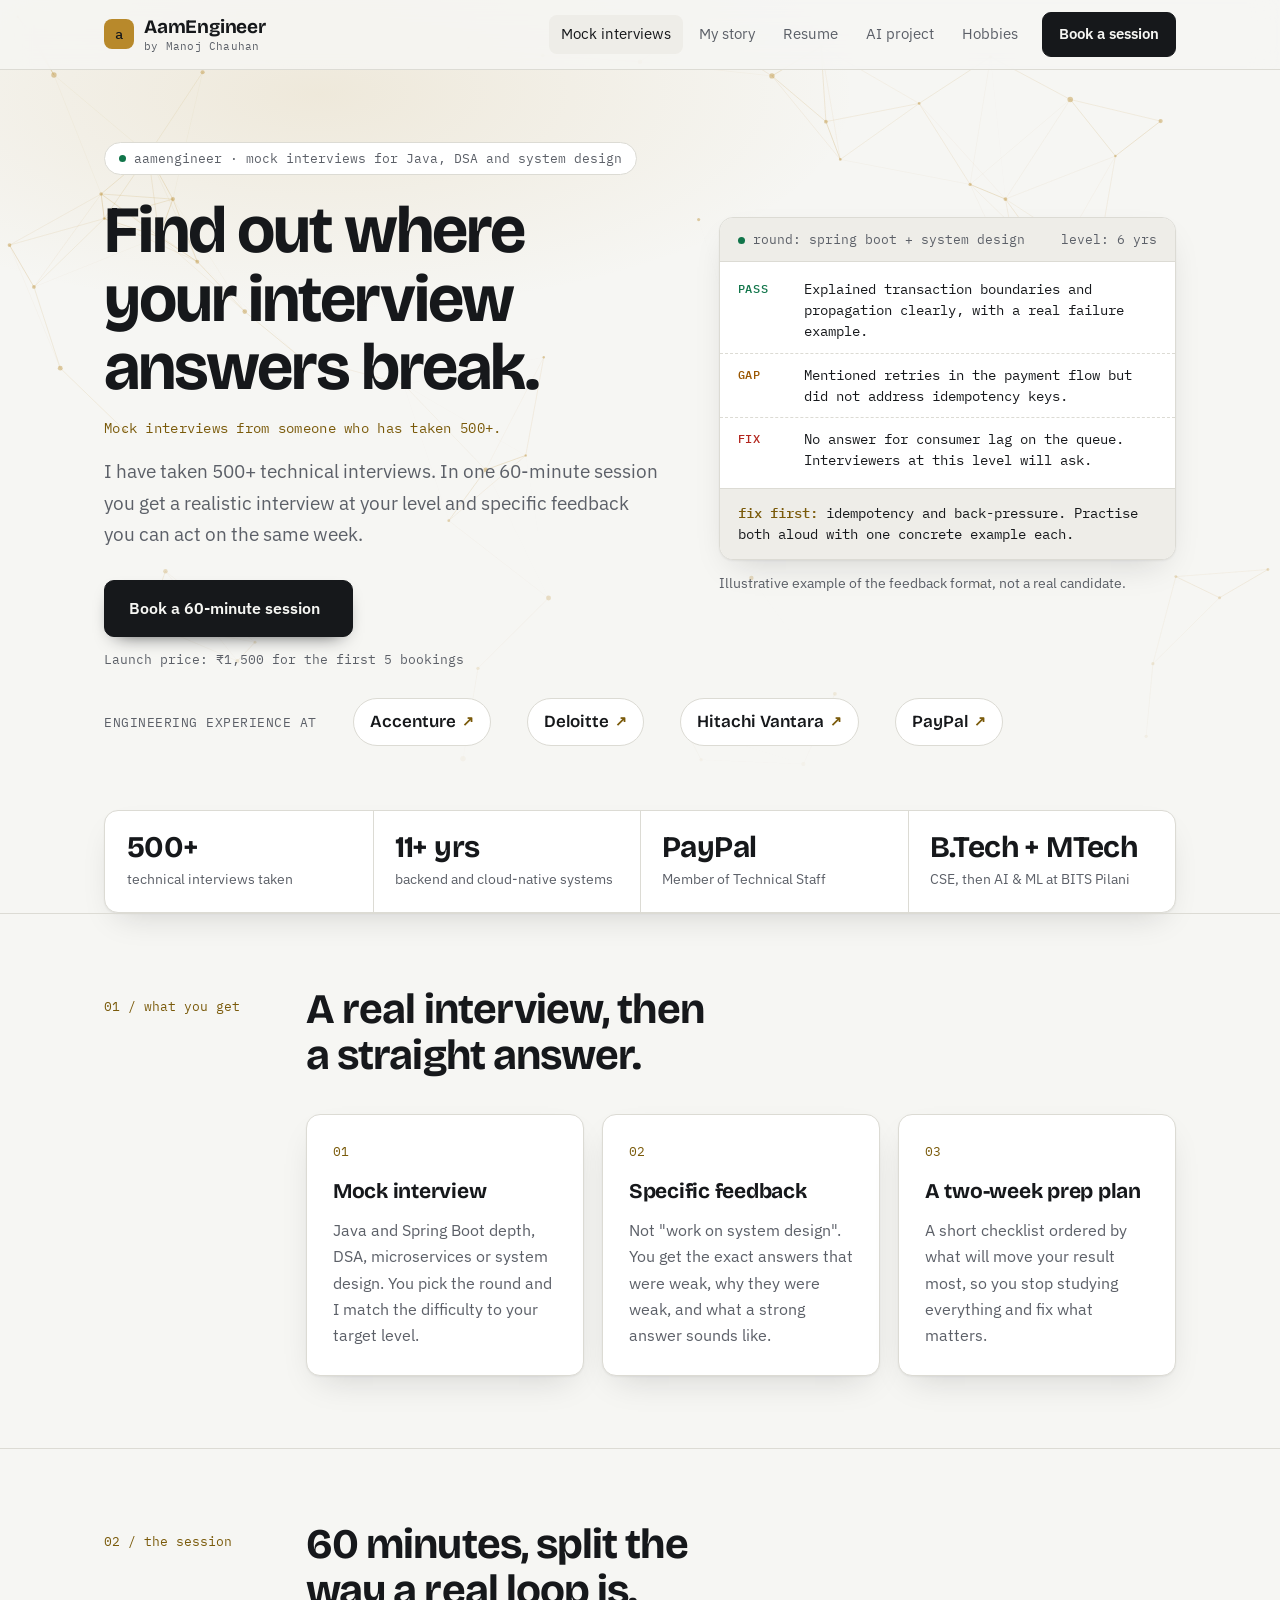
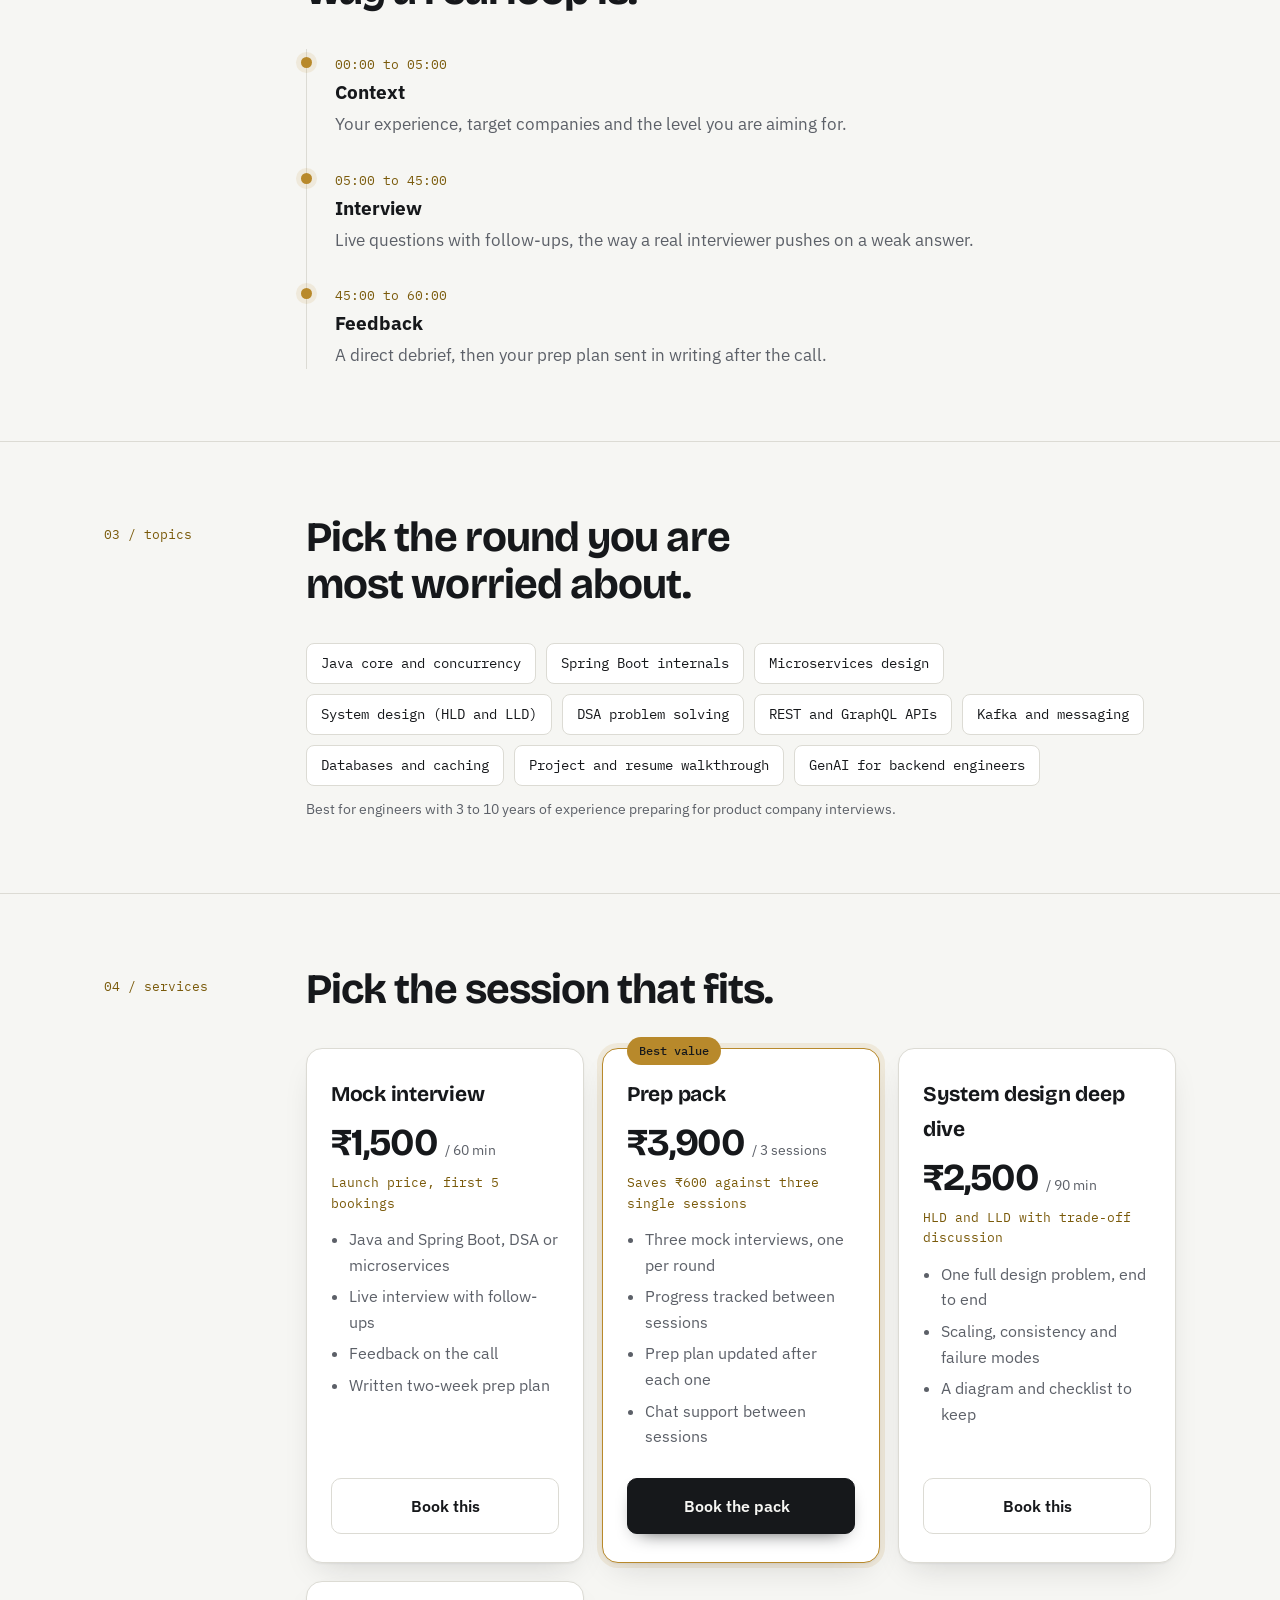
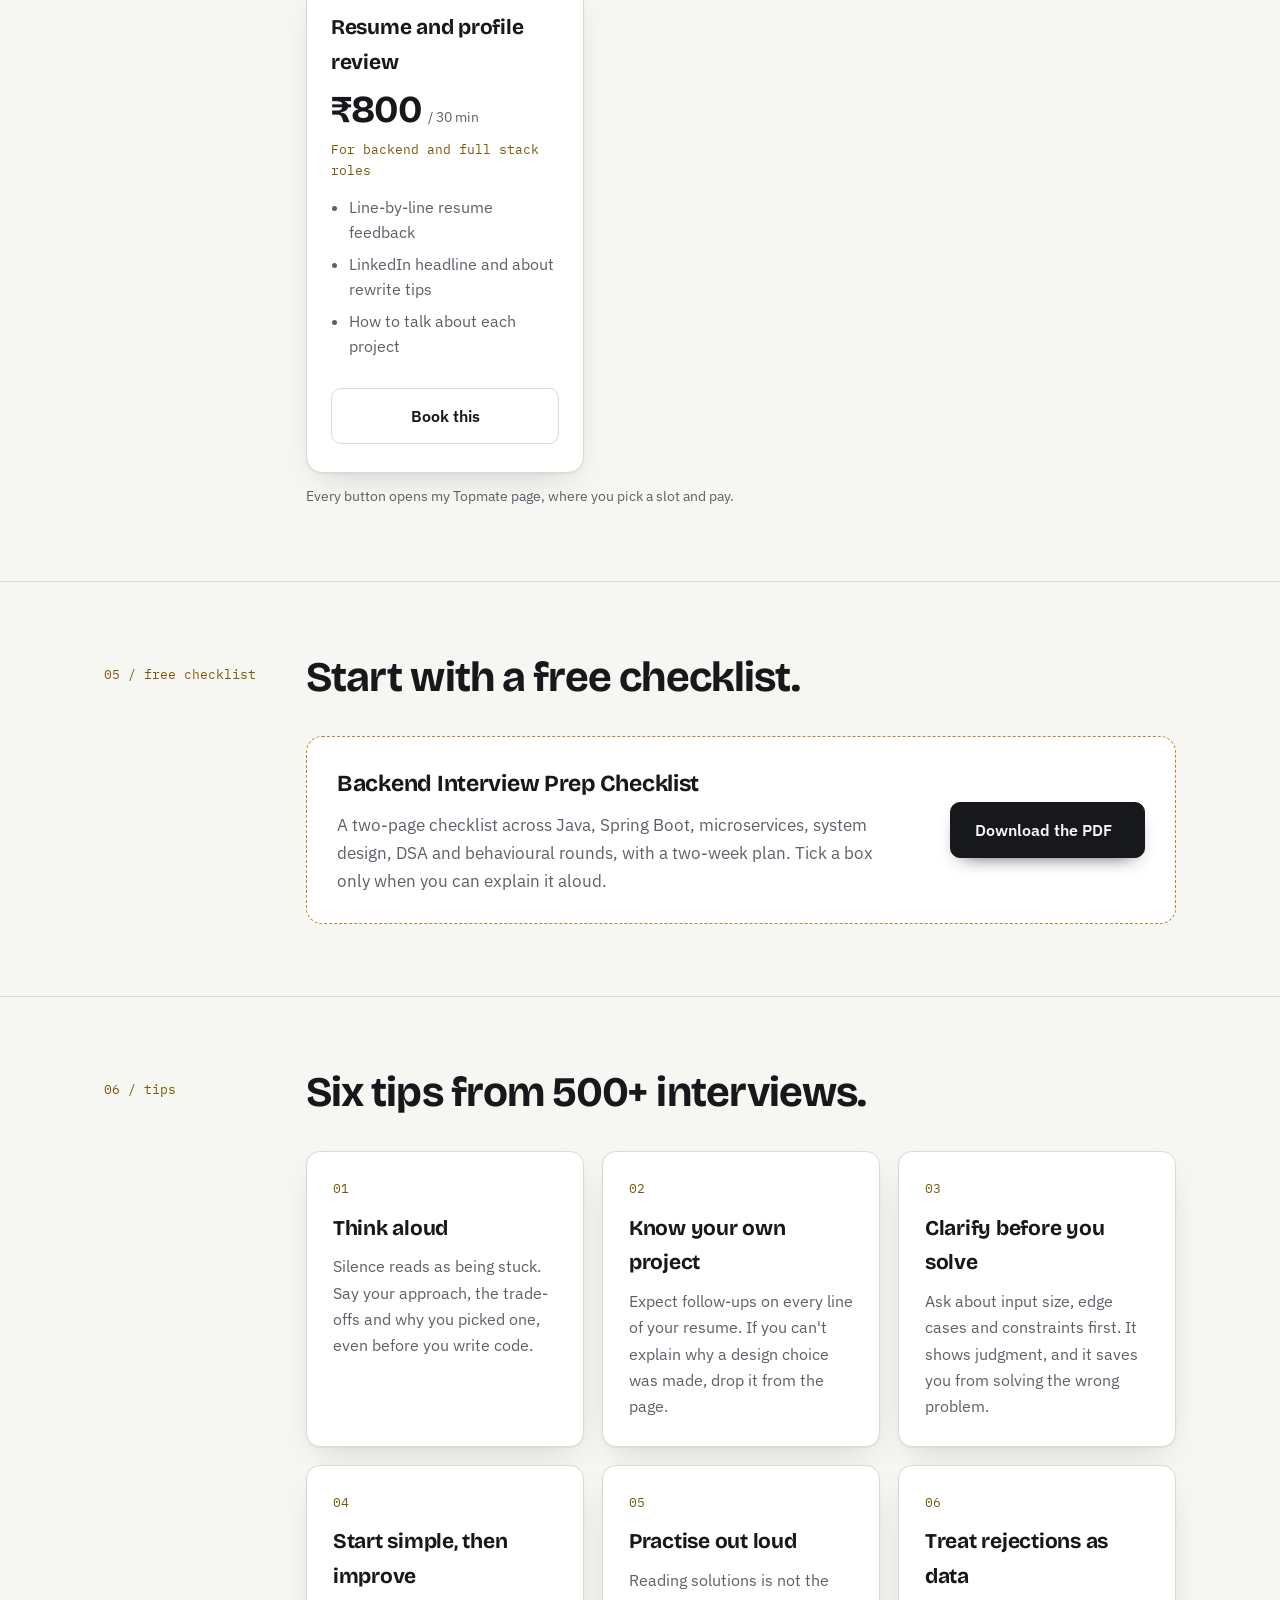
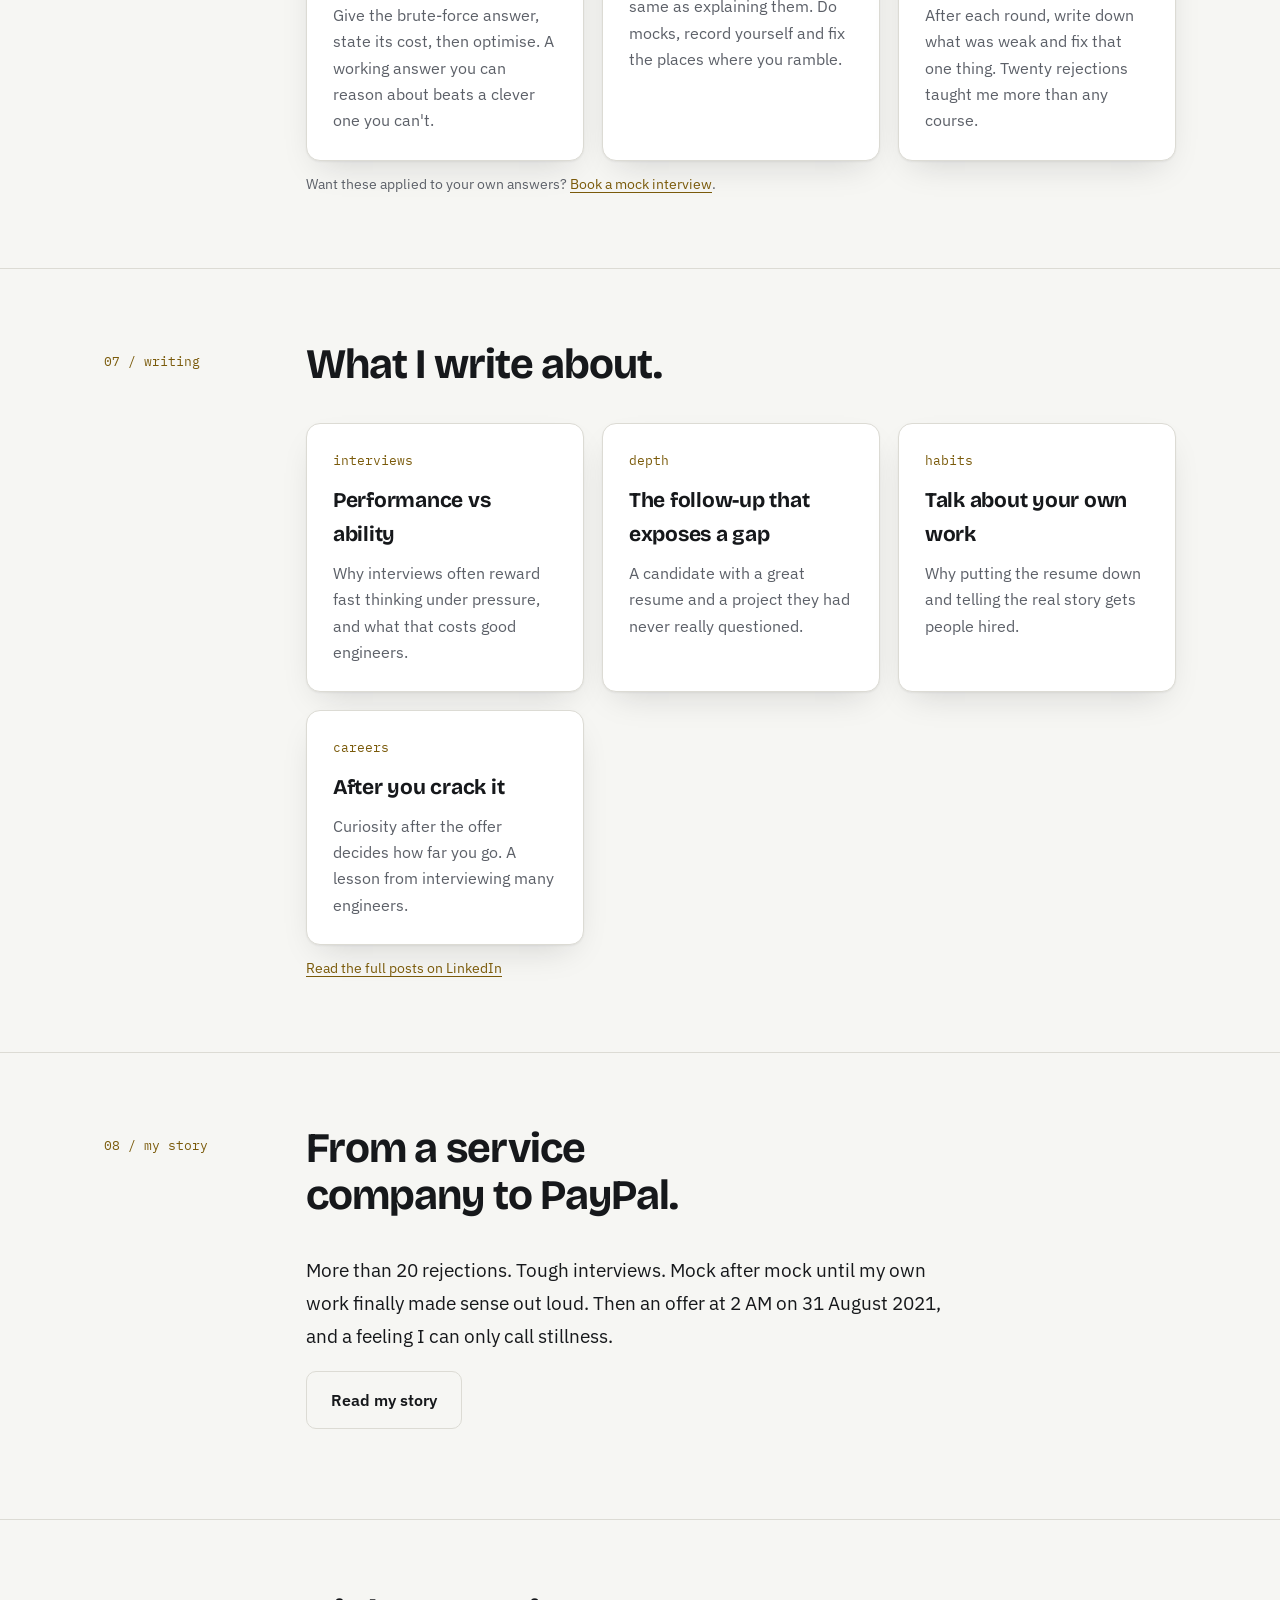
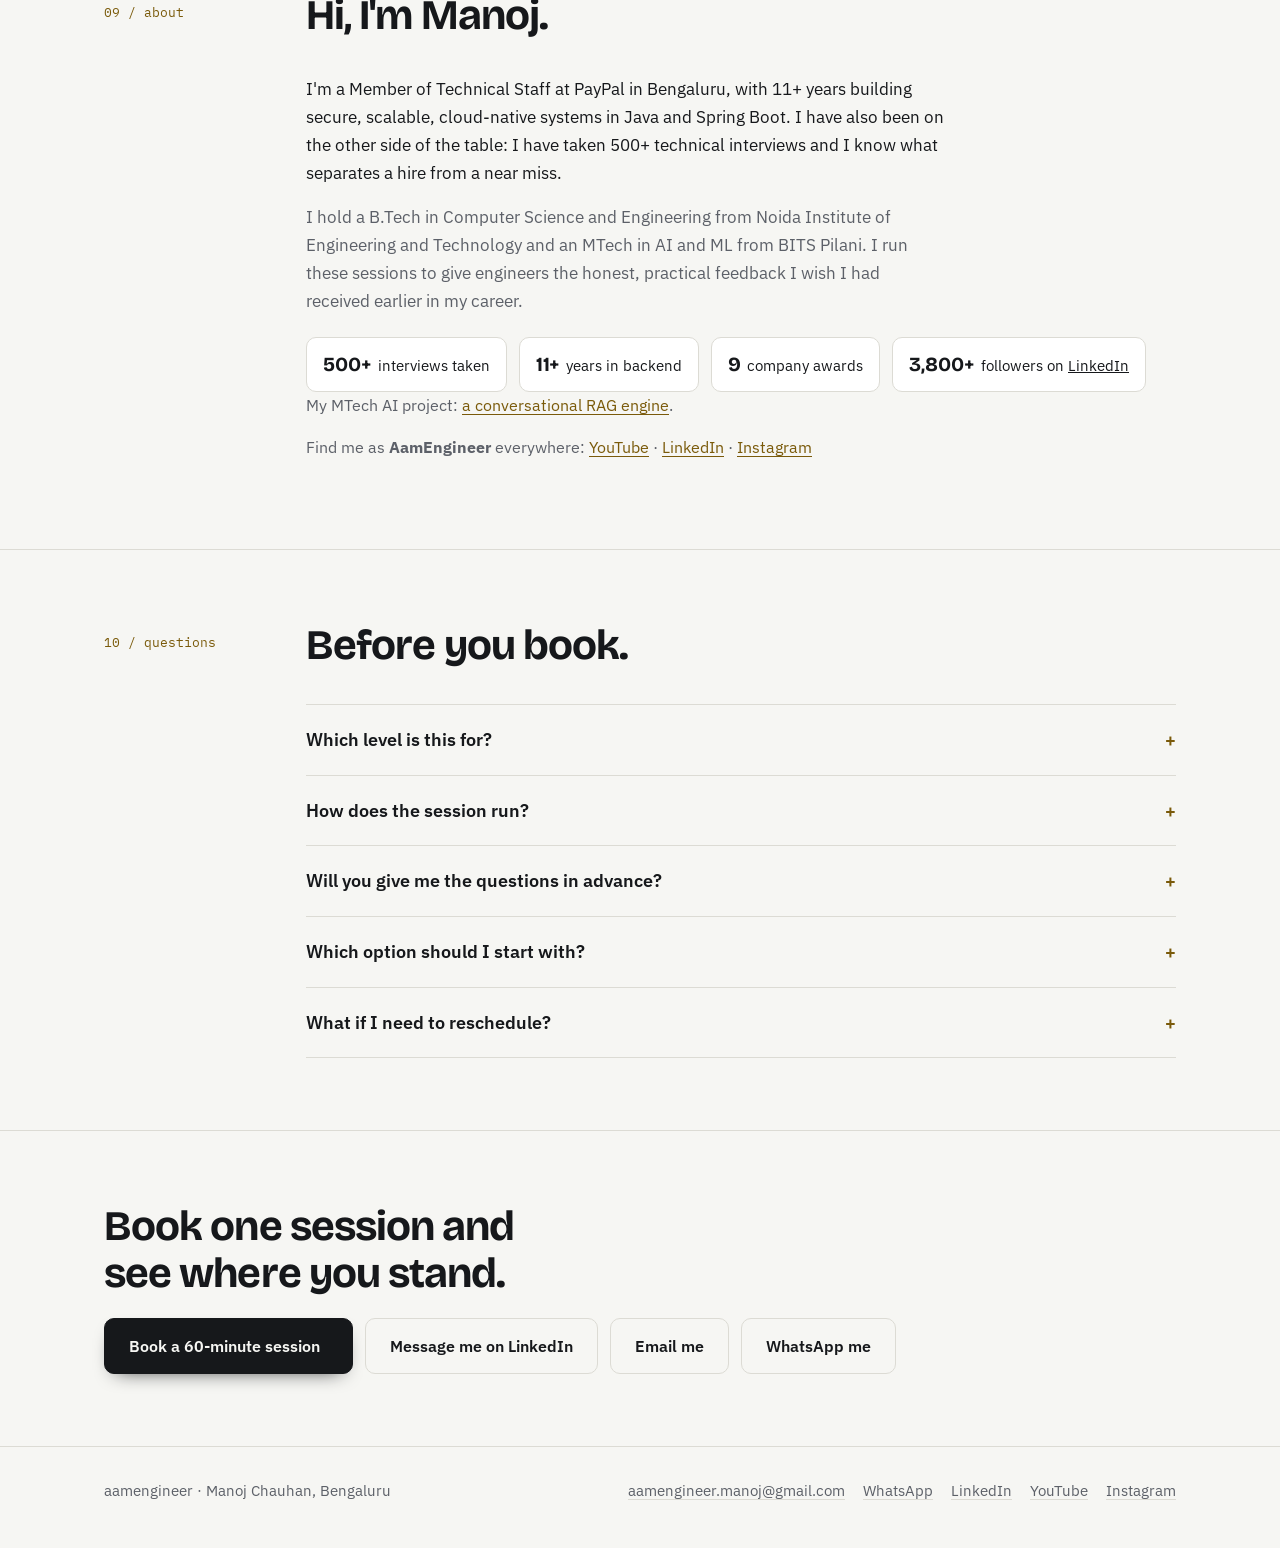
<file: index.html>
<!DOCTYPE html>
<html lang="en">
<head>
<meta charset="utf-8">
<meta name="viewport" content="width=device-width, initial-scale=1">
<title>aamengineer Mock Interviews</title>
<meta name="description" content="aamengineer: 1:1 mock interviews for Java, DSA and system design from Manoj Chauhan, a PayPal engineer who has taken 500+ technical interviews.">
<meta property="og:type" content="website">
<meta property="og:title" content="aamengineer Mock Interviews">
<meta property="og:description" content="aamengineer: 1:1 mock interviews for Java, DSA and system design from Manoj Chauhan, a PayPal engineer who has taken 500+ technical interviews.">
<meta property="og:image" content="https://aamengineer-manoj.github.io/og.png">
<meta property="og:url" content="https://aamengineer-manoj.github.io/">
<meta name="twitter:card" content="summary_large_image">
<meta name="twitter:image" content="https://aamengineer-manoj.github.io/og.png">
<link rel="icon" href="data:image/svg+xml,%3Csvg xmlns='http://www.w3.org/2000/svg' viewBox='0 0 32 32'%3E%3Crect width='32' height='32' rx='8' fill='%23B8892B'/%3E%3Ctext x='16' y='23' font-family='Arial' font-size='20' font-weight='700' text-anchor='middle' fill='%2316181B'%3EA%3C/text%3E%3C/svg%3E">
<link rel="preconnect" href="https://fonts.googleapis.com">
<link rel="preconnect" href="https://fonts.gstatic.com" crossorigin>
<link href="https://fonts.googleapis.com/css2?family=Bricolage+Grotesque:opsz,wght@12..96,600;12..96,700&family=IBM+Plex+Sans:wght@400;500;600&family=IBM+Plex+Mono:wght@400;500&display=swap" rel="stylesheet">
<link rel="stylesheet" href="styles.css">
<script async src="https://www.googletagmanager.com/gtag/js?id=G-1EF49W8H0L"></script>
<script>
  document.addEventListener("DOMContentLoaded", function () {
    var m = ["aamengineer.manoj", "gmail.com"].join("@");
    var subj = "Mock interview enquiry";
    var mobile = /Android|iPhone|iPad|iPod/i.test(navigator.userAgent);
    var gm = "https://mail.google.com/mail/?view=cm&fs=1&to=" + encodeURIComponent(m) + "&su=" + encodeURIComponent(subj);
    document.querySelectorAll("[data-mail]").forEach(function (a) {
      if (mobile) { a.setAttribute("href", "mailto:" + m + "?subject=" + encodeURIComponent(subj)); }
      else { a.setAttribute("href", gm); a.setAttribute("target", "_blank"); a.setAttribute("rel", "noopener"); }
      if (a.hasAttribute("data-show")) a.textContent = m;
    });
    var wa = "https://wa.me/" + ["91", "7503188899"].join("") + "?text=" + encodeURIComponent("Hi Manoj, I'd like to know more about the mock interviews.");
    document.querySelectorAll("[data-wa]").forEach(function (a) { a.setAttribute("href", wa); a.setAttribute("target", "_blank"); a.setAttribute("rel", "noopener"); });
  });
  window.dataLayer = window.dataLayer || [];
  function gtag(){dataLayer.push(arguments);}
  gtag('js', new Date());
  gtag('config', 'G-1EF49W8H0L');
</script>
</head>
<body>
<header class="top">
  <div class="wrap">
    <a class="brand" href="index.html"><i>a</i><span>AamEngineer<small>by Manoj Chauhan</small></span></a>
    <nav class="links" aria-label="Main">
      <a class="nl" href="index.html" aria-current="page">Mock interviews</a>
      <a class="nl" href="story.html">My story</a>
      <a class="nl" href="resume.html">Resume</a>
      <a class="nl" href="projects.html">AI project</a>
      <a class="nl" href="hobbies.html">Hobbies</a>
      <a class="btn small" data-book href="https://topmate.io/manoj_chauhan/">Book a session</a>
    </nav>
  </div>
</header>

<main id="top">
  <div class="wrap">
    <div class="hero"><canvas class="fx" aria-hidden="true"></canvas>
      <div class="hero-grid">
        <div>
          <span class="tag">aamengineer · mock interviews for Java, DSA and system design</span>
          <h1>Find out where your interview answers break.</h1>
          <p class="tagline">Mock interviews from someone who has taken 500+.</p>
          <p class="lead">I have taken 500+ technical interviews. In one 60-minute session you get a realistic interview at your level and specific feedback you can act on the same week.</p>
          <div class="cta">
            <a class="btn" data-book href="https://topmate.io/manoj_chauhan/">Book a 60-minute session</a>
            <span class="note">Launch price: ₹1,500 for the first 5 bookings</span>
          </div>
        </div>
        <div>
          <div class="report" role="figure" aria-label="Example interview feedback report">
  <div class="bar"><span>round: spring boot + system design</span><span>level: 6 yrs</span></div>
  <div class="rows">
    <div class="row"><span class="badge pass">PASS</span><span>Explained transaction boundaries and propagation clearly, with a real failure example.</span></div>
    <div class="row"><span class="badge gap">GAP</span><span>Mentioned retries in the payment flow but did not address idempotency keys.</span></div>
    <div class="row"><span class="badge fix">FIX</span><span>No answer for consumer lag on the queue. Interviewers at this level will ask.</span></div>
  </div>
  <div class="foot"><b>fix first:</b> idempotency and back-pressure. Practise both aloud with one concrete example each.</div>
</div>
          <p class="caption">Illustrative example of the feedback format, not a real candidate.</p>
        </div>
      </div>

      <div class="trust" aria-label="Where I have worked">
        <small>Engineering experience at</small>
        <a class="co" href="https://www.accenture.com" target="_blank" rel="noopener">Accenture <i>↗</i></a><a class="co" href="https://www.deloitte.com" target="_blank" rel="noopener">Deloitte <i>↗</i></a><a class="co" href="https://www.hitachivantara.com" target="_blank" rel="noopener">Hitachi Vantara <i>↗</i></a><a class="co" href="https://www.paypal.com" target="_blank" rel="noopener">PayPal <i>↗</i></a>
      </div>
    </div>
    <div class="creds" aria-label="Background">
      <div><b>500+</b><span>technical interviews taken</span></div>
      <div><b>11+ yrs</b><span>backend and cloud-native systems</span></div>
      <div><b>PayPal</b><span>Member of Technical Staff</span></div>
      <div><b>B.Tech + MTech</b><span>CSE, then AI &amp; ML at BITS Pilani</span></div>
    </div>
  </div>

  <section id="what">
    <div class="wrap">
      <div class="sec-head">
        <div class="label">01 / what you get</div>
        <h2>A real interview, then a straight answer.</h2>
      </div>
      <div class="sec-body">
        <div class="grid3">
          <div class="card"><span class="num">01</span><h3>Mock interview</h3><p>Java and Spring Boot depth, DSA, microservices or system design. You pick the round and I match the difficulty to your target level.</p></div>
          <div class="card"><span class="num">02</span><h3>Specific feedback</h3><p>Not "work on system design". You get the exact answers that were weak, why they were weak, and what a strong answer sounds like.</p></div>
          <div class="card"><span class="num">03</span><h3>A two-week prep plan</h3><p>A short checklist ordered by what will move your result most, so you stop studying everything and fix what matters.</p></div>
        </div>
      </div>
    </div>
  </section>

  <section id="session">
    <div class="wrap">
      <div class="sec-head">
        <div class="label">02 / the session</div>
        <h2>60 minutes, split the way a real loop is.</h2>
      </div>
      <div class="sec-body">
        <ol class="timeline">
          <li><span class="t">00:00 to 05:00</span><strong>Context</strong><p>Your experience, target companies and the level you are aiming for.</p></li>
          <li><span class="t">05:00 to 45:00</span><strong>Interview</strong><p>Live questions with follow-ups, the way a real interviewer pushes on a weak answer.</p></li>
          <li><span class="t">45:00 to 60:00</span><strong>Feedback</strong><p>A direct debrief, then your prep plan sent in writing after the call.</p></li>
        </ol>
      </div>
    </div>
  </section>

  <section id="topics">
    <div class="wrap">
      <div class="sec-head">
        <div class="label">03 / topics</div>
        <h2>Pick the round you are most worried about.</h2>
      </div>
      <div class="sec-body">
        <ul class="chips">
          <li>Java core and concurrency</li>
          <li>Spring Boot internals</li>
          <li>Microservices design</li>
          <li>System design (HLD and LLD)</li>
          <li>DSA problem solving</li>
          <li>REST and GraphQL APIs</li>
          <li>Kafka and messaging</li>
          <li>Databases and caching</li>
          <li>Project and resume walkthrough</li>
          <li>GenAI for backend engineers</li>
        </ul>
        <p class="caption">Best for engineers with 3 to 10 years of experience preparing for product company interviews.</p>
      </div>
    </div>
  </section>

  <section id="pricing">
    <div class="wrap">
      <div class="sec-head">
        <div class="label">04 / services</div>
        <h2>Pick the session that fits.</h2>
      </div>
      <div class="sec-body">
        <div class="tiers">
          <div class="tier">
            <h3>Mock interview</h3>
            <div class="p">₹1,500 <small>/ 60 min</small></div>
            <p class="was">Launch price, first 5 bookings</p>
            <ul><li>Java and Spring Boot, DSA or microservices</li><li>Live interview with follow-ups</li><li>Feedback on the call</li><li>Written two-week prep plan</li></ul>
            <a class="btn ghost" data-book href="https://topmate.io/manoj_chauhan/">Book this</a>
          </div>
          <div class="tier featured">
            <span class="badge-pop">Best value</span>
            <h3>Prep pack</h3>
            <div class="p">₹3,900 <small>/ 3 sessions</small></div>
            <p class="was">Saves ₹600 against three single sessions</p>
            <ul><li>Three mock interviews, one per round</li><li>Progress tracked between sessions</li><li>Prep plan updated after each one</li><li>Chat support between sessions</li></ul>
            <a class="btn" data-book href="https://topmate.io/manoj_chauhan/">Book the pack</a>
          </div>
          <div class="tier">
            <h3>System design deep dive</h3>
            <div class="p">₹2,500 <small>/ 90 min</small></div>
            <p class="was">HLD and LLD with trade-off discussion</p>
            <ul><li>One full design problem, end to end</li><li>Scaling, consistency and failure modes</li><li>A diagram and checklist to keep</li></ul>
            <a class="btn ghost" data-book href="https://topmate.io/manoj_chauhan/">Book this</a>
          </div>
          <div class="tier">
            <h3>Resume and profile review</h3>
            <div class="p">₹800 <small>/ 30 min</small></div>
            <p class="was">For backend and full stack roles</p>
            <ul><li>Line-by-line resume feedback</li><li>LinkedIn headline and about rewrite tips</li><li>How to talk about each project</li></ul>
            <a class="btn ghost" data-book href="https://topmate.io/manoj_chauhan/">Book this</a>
          </div>
        </div>
        <p class="caption">Every button opens my Topmate page, where you pick a slot and pay.</p>
      </div>
    </div>
  </section>

  <section id="checklist">
    <div class="wrap">
      <div class="sec-head">
        <div class="label">05 / free checklist</div>
        <h2>Start with a free checklist.</h2>
      </div>
      <div class="sec-body">
        <div class="free">
          <div>
            <h3>Backend Interview Prep Checklist</h3>
            <p>A two-page checklist across Java, Spring Boot, microservices, system design, DSA and behavioural rounds, with a two-week plan. Tick a box only when you can explain it aloud.</p>
          </div>
          <a class="btn" href="Backend_Interview_Checklist.pdf" download>Download the PDF</a>
        </div>
      </div>
    </div>
  </section>

  <section id="tips">
    <div class="wrap">
      <div class="sec-head">
        <div class="label">06 / tips</div>
        <h2>Six tips from 500+ interviews.</h2>
      </div>
      <div class="sec-body">
        <div class="grid3">
          <div class="card"><span class="num">01</span><h3>Think aloud</h3><p>Silence reads as being stuck. Say your approach, the trade-offs and why you picked one, even before you write code.</p></div>
          <div class="card"><span class="num">02</span><h3>Know your own project</h3><p>Expect follow-ups on every line of your resume. If you can't explain why a design choice was made, drop it from the page.</p></div>
          <div class="card"><span class="num">03</span><h3>Clarify before you solve</h3><p>Ask about input size, edge cases and constraints first. It shows judgment, and it saves you from solving the wrong problem.</p></div>
          <div class="card"><span class="num">04</span><h3>Start simple, then improve</h3><p>Give the brute-force answer, state its cost, then optimise. A working answer you can reason about beats a clever one you can't.</p></div>
          <div class="card"><span class="num">05</span><h3>Practise out loud</h3><p>Reading solutions is not the same as explaining them. Do mocks, record yourself and fix the places where you ramble.</p></div>
          <div class="card"><span class="num">06</span><h3>Treat rejections as data</h3><p>After each round, write down what was weak and fix that one thing. Twenty rejections taught me more than any course.</p></div>
        </div>
        <p class="caption">Want these applied to your own answers? <a href="https://topmate.io/manoj_chauhan/" data-book target="_blank" rel="noopener">Book a mock interview</a>.</p>
      </div>
    </div>
  </section>

  <section id="writing">
    <div class="wrap">
      <div class="sec-head">
        <div class="label">07 / writing</div>
        <h2>What I write about.</h2>
      </div>
      <div class="sec-body">
        <div class="grid3">
          <div class="card"><span class="num">interviews</span><h3>Performance vs ability</h3><p>Why interviews often reward fast thinking under pressure, and what that costs good engineers.</p></div>
          <div class="card"><span class="num">depth</span><h3>The follow-up that exposes a gap</h3><p>A candidate with a great resume and a project they had never really questioned.</p></div>
          <div class="card"><span class="num">habits</span><h3>Talk about your own work</h3><p>Why putting the resume down and telling the real story gets people hired.</p></div>
          <div class="card"><span class="num">careers</span><h3>After you crack it</h3><p>Curiosity after the offer decides how far you go. A lesson from interviewing many engineers.</p></div>
        </div>
        <p class="caption"><a href="https://www.linkedin.com/in/manojchauhan28/recent-activity/all/" target="_blank" rel="noopener">Read the full posts on LinkedIn</a></p>
      </div>
    </div>
  </section>

  <section id="story">
    <div class="wrap">
      <div class="sec-head">
        <div class="label">08 / my story</div>
        <h2>From a service company to PayPal.</h2>
      </div>
      <div class="sec-body">
        <div class="prose">
          <p>More than 20 rejections. Tough interviews. Mock after mock until my own work finally made sense out loud. Then an offer at 2 AM on 31 August 2021, and a feeling I can only call stillness.</p>
          <p><a class="btn ghost" href="story.html">Read my story</a></p>
        </div>
      </div>
    </div>
  </section>

  <section id="about">
    <div class="wrap">
      <div class="sec-head">
        <div class="label">09 / about</div>
        <h2>Hi, I'm Manoj.</h2>
      </div>
      <div class="sec-body">
        <div class="about">
          <p>I'm a Member of Technical Staff at PayPal in Bengaluru, with 11+ years building secure, scalable, cloud-native systems in Java and Spring Boot. I have also been on the other side of the table: I have taken 500+ technical interviews and I know what separates a hire from a near miss.</p>
          <p class="muted">I hold a B.Tech in Computer Science and Engineering from Noida Institute of Engineering and Technology and an MTech in AI and ML from BITS Pilani. I run these sessions to give engineers the honest, practical feedback I wish I had received earlier in my career.</p>
          <ul class="stats">
            <li><b>500+</b>interviews taken</li>
            <li><b>11+</b>years in backend</li>
            <li><b>9</b>company awards</li>
            <li><b>3,800+</b>followers on <a href="https://www.linkedin.com/in/manojchauhan28/" target="_blank" rel="noopener">LinkedIn</a></li>
          </ul>
          <p class="follow">My MTech AI project: <a href="projects.html">a conversational RAG engine</a>.</p>
          <p class="follow">Find me as <b>AamEngineer</b> everywhere: <a href="https://www.youtube.com/@aamengineer" target="_blank" rel="noopener">YouTube</a> · <a href="https://www.linkedin.com/in/manojchauhan28/" target="_blank" rel="noopener">LinkedIn</a> · <a href="https://www.instagram.com/themanojsphere" target="_blank" rel="noopener">Instagram</a></p>
        </div>
      </div>
    </div>
  </section>

  <section id="faq">
    <div class="wrap">
      <div class="sec-head">
        <div class="label">10 / questions</div>
        <h2>Before you book.</h2>
      </div>
      <div class="sec-body">
        <details><summary>Which level is this for?</summary><p>Engineers with roughly 3 to 10 years of experience. If you are outside that range, message me first and I will tell you honestly whether it fits.</p></details>
        <details><summary>How does the session run?</summary><p>It is a video call. After you book, I will ask which round you want and which companies you are targeting so I can prepare the right questions.</p></details>
        <details><summary>Will you give me the questions in advance?</summary><p>No. The value is in answering without preparing for these exact questions, the same as in a real interview.</p></details>
        <details><summary>Which option should I start with?</summary><p>If you are unsure, start with one mock interview. If you already have interviews lined up, the prep pack gives you three rounds and an updated plan after each.</p></details>
        <details><summary>What if I need to reschedule?</summary><p>Tell me at least 24 hours before and we will move it to another slot.</p></details>
      </div>
    </div>
  </section>

  <section class="final">
    <div class="wrap">
      <h2>Book one session and see where you stand.</h2>
      <div class="cta"><a class="btn" data-book href="https://topmate.io/manoj_chauhan/">Book a 60-minute session</a><a class="btn ghost" href="https://www.linkedin.com/in/manojchauhan28/" target="_blank" rel="noopener">Message me on LinkedIn</a><a class="btn ghost" data-mail href="#">Email me</a><a class="btn ghost" data-wa href="#">WhatsApp me</a></div>
    </div>
  </section>
</main>

<footer>
  <div class="wrap">
    <span>aamengineer · Manoj Chauhan, Bengaluru<span class="vc" id="visit-count" hidden></span></span>
    <span class="links"><a data-mail data-show href="#">Email</a><a data-wa href="#">WhatsApp</a><a href="https://www.linkedin.com/in/manojchauhan28/" target="_blank" rel="noopener">LinkedIn</a><a href="https://www.youtube.com/@aamengineer" target="_blank" rel="noopener">YouTube</a><a href="https://www.instagram.com/themanojsphere" target="_blank" rel="noopener">Instagram</a></span>
  </div>
</footer>
<script>
  var BOOK_URL = "https://topmate.io/manoj_chauhan/";
  window.dataLayer = window.dataLayer || [];
  document.querySelectorAll("[data-book]").forEach(function (a) { a.setAttribute("href", BOOK_URL); a.setAttribute("target", "_blank"); a.setAttribute("rel", "noopener"); a.addEventListener("click", function () { if (window.gtag) { gtag("event", "book_click", { book_label: (a.textContent || "").trim().slice(0, 60), page_path: location.pathname }); } }); });
</script>
<script src="effects.js" defer></script>
</body>
</html>
</file>
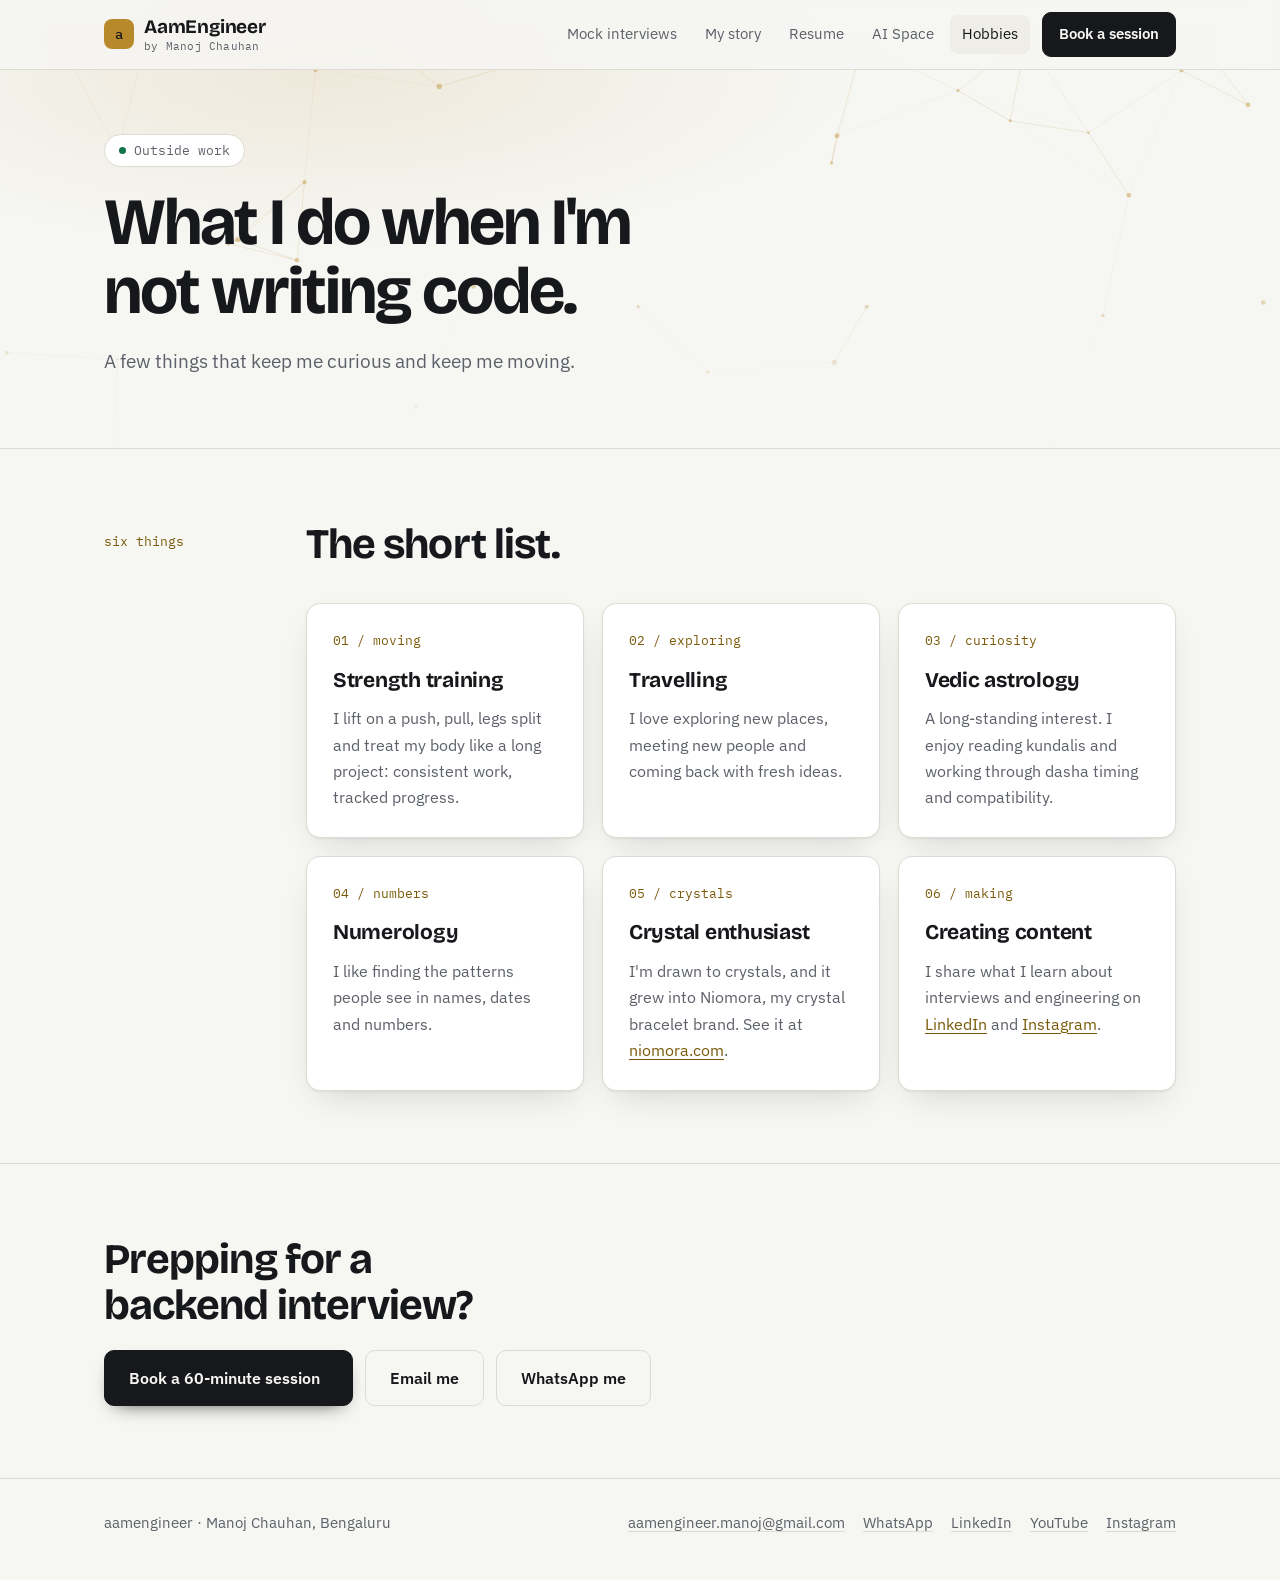
<file: hobbies.html>
<!DOCTYPE html>
<html lang="en">
<head>
<meta charset="utf-8">
<meta name="viewport" content="width=device-width, initial-scale=1">
<title>Manoj Chauhan Hobbies</title>
<meta name="description" content="What Manoj Chauhan does outside work: strength training, travelling, Vedic astrology, numerology, crystals and creating content.">
<meta property="og:type" content="website">
<meta property="og:title" content="Manoj Chauhan Hobbies">
<meta property="og:description" content="What Manoj Chauhan does outside work: strength training, travelling, Vedic astrology, numerology, crystals and creating content.">
<meta property="og:image" content="https://aamengineer-manoj.github.io/og.png">
<meta property="og:url" content="https://aamengineer-manoj.github.io/">
<meta name="twitter:card" content="summary_large_image">
<meta name="twitter:image" content="https://aamengineer-manoj.github.io/og.png">
<link rel="icon" href="data:image/svg+xml,%3Csvg xmlns='http://www.w3.org/2000/svg' viewBox='0 0 32 32'%3E%3Crect width='32' height='32' rx='8' fill='%23B8892B'/%3E%3Ctext x='16' y='23' font-family='Arial' font-size='20' font-weight='700' text-anchor='middle' fill='%2316181B'%3EA%3C/text%3E%3C/svg%3E">
<link rel="preconnect" href="https://fonts.googleapis.com">
<link rel="preconnect" href="https://fonts.gstatic.com" crossorigin>
<link href="https://fonts.googleapis.com/css2?family=Bricolage+Grotesque:opsz,wght@12..96,600;12..96,700&family=IBM+Plex+Sans:wght@400;500;600&family=IBM+Plex+Mono:wght@400;500&display=swap" rel="stylesheet">
<link rel="stylesheet" href="styles.css">
<script async src="https://www.googletagmanager.com/gtag/js?id=G-1EF49W8H0L"></script>
<script>
  document.addEventListener("DOMContentLoaded", function () {
    var m = ["aamengineer.manoj", "gmail.com"].join("@");
    var subj = "Mock interview enquiry";
    var mobile = /Android|iPhone|iPad|iPod/i.test(navigator.userAgent);
    var gm = "https://mail.google.com/mail/?view=cm&fs=1&to=" + encodeURIComponent(m) + "&su=" + encodeURIComponent(subj);
    document.querySelectorAll("[data-mail]").forEach(function (a) {
      if (mobile) { a.setAttribute("href", "mailto:" + m + "?subject=" + encodeURIComponent(subj)); }
      else { a.setAttribute("href", gm); a.setAttribute("target", "_blank"); a.setAttribute("rel", "noopener"); }
      if (a.hasAttribute("data-show")) a.textContent = m;
    });
    var wa = "https://wa.me/" + ["91", "7503188899"].join("") + "?text=" + encodeURIComponent("Hi Manoj, I'd like to know more about the mock interviews.");
    document.querySelectorAll("[data-wa]").forEach(function (a) { a.setAttribute("href", wa); a.setAttribute("target", "_blank"); a.setAttribute("rel", "noopener"); });
  });
  window.dataLayer = window.dataLayer || [];
  function gtag(){dataLayer.push(arguments);}
  gtag('js', new Date());
  gtag('config', 'G-1EF49W8H0L');
</script>
</head>
<body>
<header class="top">
  <div class="wrap">
    <a class="brand" href="index.html"><i>a</i><span>AamEngineer<small>by Manoj Chauhan</small></span></a>
    <nav class="links" aria-label="Main">
      <a class="nl" href="index.html">Mock interviews</a>
      <a class="nl" href="story.html">My story</a>
      <a class="nl" href="resume.html">Resume</a>
      <a class="nl" href="projects.html">AI Space</a>
      <a class="nl" href="hobbies.html" aria-current="page">Hobbies</a>
      <a class="btn small" data-book href="https://topmate.io/manoj_chauhan/">Book a session</a>
    </nav>
  </div>
</header>

<main id="top">
  <div class="wrap">
    <div class="page-hero"><canvas class="fx" aria-hidden="true"></canvas>
      <span class="tag">Outside work</span>
      <h1>What I do when I'm not writing code.</h1>
      <p class="lead">A few things that keep me curious and keep me moving.</p>
    </div>
  </div>

  <section id="hobbies">
    <div class="wrap">
      <div class="sec-head">
        <div class="label">six things</div>
        <h2>The short list.</h2>
      </div>
      <div class="sec-body">
        <div class="hob">
          <div class="card"><span class="num">01 / moving</span><h3>Strength training</h3><p>I lift on a push, pull, legs split and treat my body like a long project: consistent work, tracked progress.</p></div>
          <div class="card"><span class="num">02 / exploring</span><h3>Travelling</h3><p>I love exploring new places, meeting new people and coming back with fresh ideas.</p></div>
          <div class="card"><span class="num">03 / curiosity</span><h3>Vedic astrology</h3><p>A long-standing interest. I enjoy reading kundalis and working through dasha timing and compatibility.</p></div>
          <div class="card"><span class="num">04 / numbers</span><h3>Numerology</h3><p>I like finding the patterns people see in names, dates and numbers.</p></div>
          <div class="card"><span class="num">05 / crystals</span><h3>Crystal enthusiast</h3><p>I'm drawn to crystals, and it grew into Niomora, my crystal bracelet brand. See it at <a href="https://niomora.com" target="_blank" rel="noopener">niomora.com</a>.</p></div>
          <div class="card"><span class="num">06 / making</span><h3>Creating content</h3><p>I share what I learn about interviews and engineering on <a href="https://www.linkedin.com/in/manojchauhan28/" target="_blank" rel="noopener">LinkedIn</a> and <a href="https://www.instagram.com/themanojsphere" target="_blank" rel="noopener">Instagram</a>.</p></div>
        </div>
      </div>
    </div>
  </section>

  <section class="final">
    <div class="wrap">
      <h2>Prepping for a backend interview?</h2>
      <div class="cta"><a class="btn" data-book href="https://topmate.io/manoj_chauhan/">Book a 60-minute session</a><a class="btn ghost" data-mail href="#">Email me</a><a class="btn ghost" data-wa href="#">WhatsApp me</a></div>
    </div>
  </section>
</main>

<footer>
  <div class="wrap">
    <span>aamengineer · Manoj Chauhan, Bengaluru<span class="vc" id="visit-count" hidden></span></span>
    <span class="links"><a data-mail data-show href="#">Email</a><a data-wa href="#">WhatsApp</a><a href="https://www.linkedin.com/in/manojchauhan28/" target="_blank" rel="noopener">LinkedIn</a><a href="https://www.youtube.com/@aamengineer" target="_blank" rel="noopener">YouTube</a><a href="https://www.instagram.com/themanojsphere" target="_blank" rel="noopener">Instagram</a></span>
  </div>
</footer>
<script>
  var BOOK_URL = "https://topmate.io/manoj_chauhan/";
  window.dataLayer = window.dataLayer || [];
  document.querySelectorAll("[data-book]").forEach(function (a) { a.setAttribute("href", BOOK_URL); a.setAttribute("target", "_blank"); a.setAttribute("rel", "noopener"); a.addEventListener("click", function () { if (window.gtag) { gtag("event", "book_click", { book_label: (a.textContent || "").trim().slice(0, 60), page_path: location.pathname }); } }); });
</script>
<script src="effects.js" defer></script>
</body>
</html>
</file>
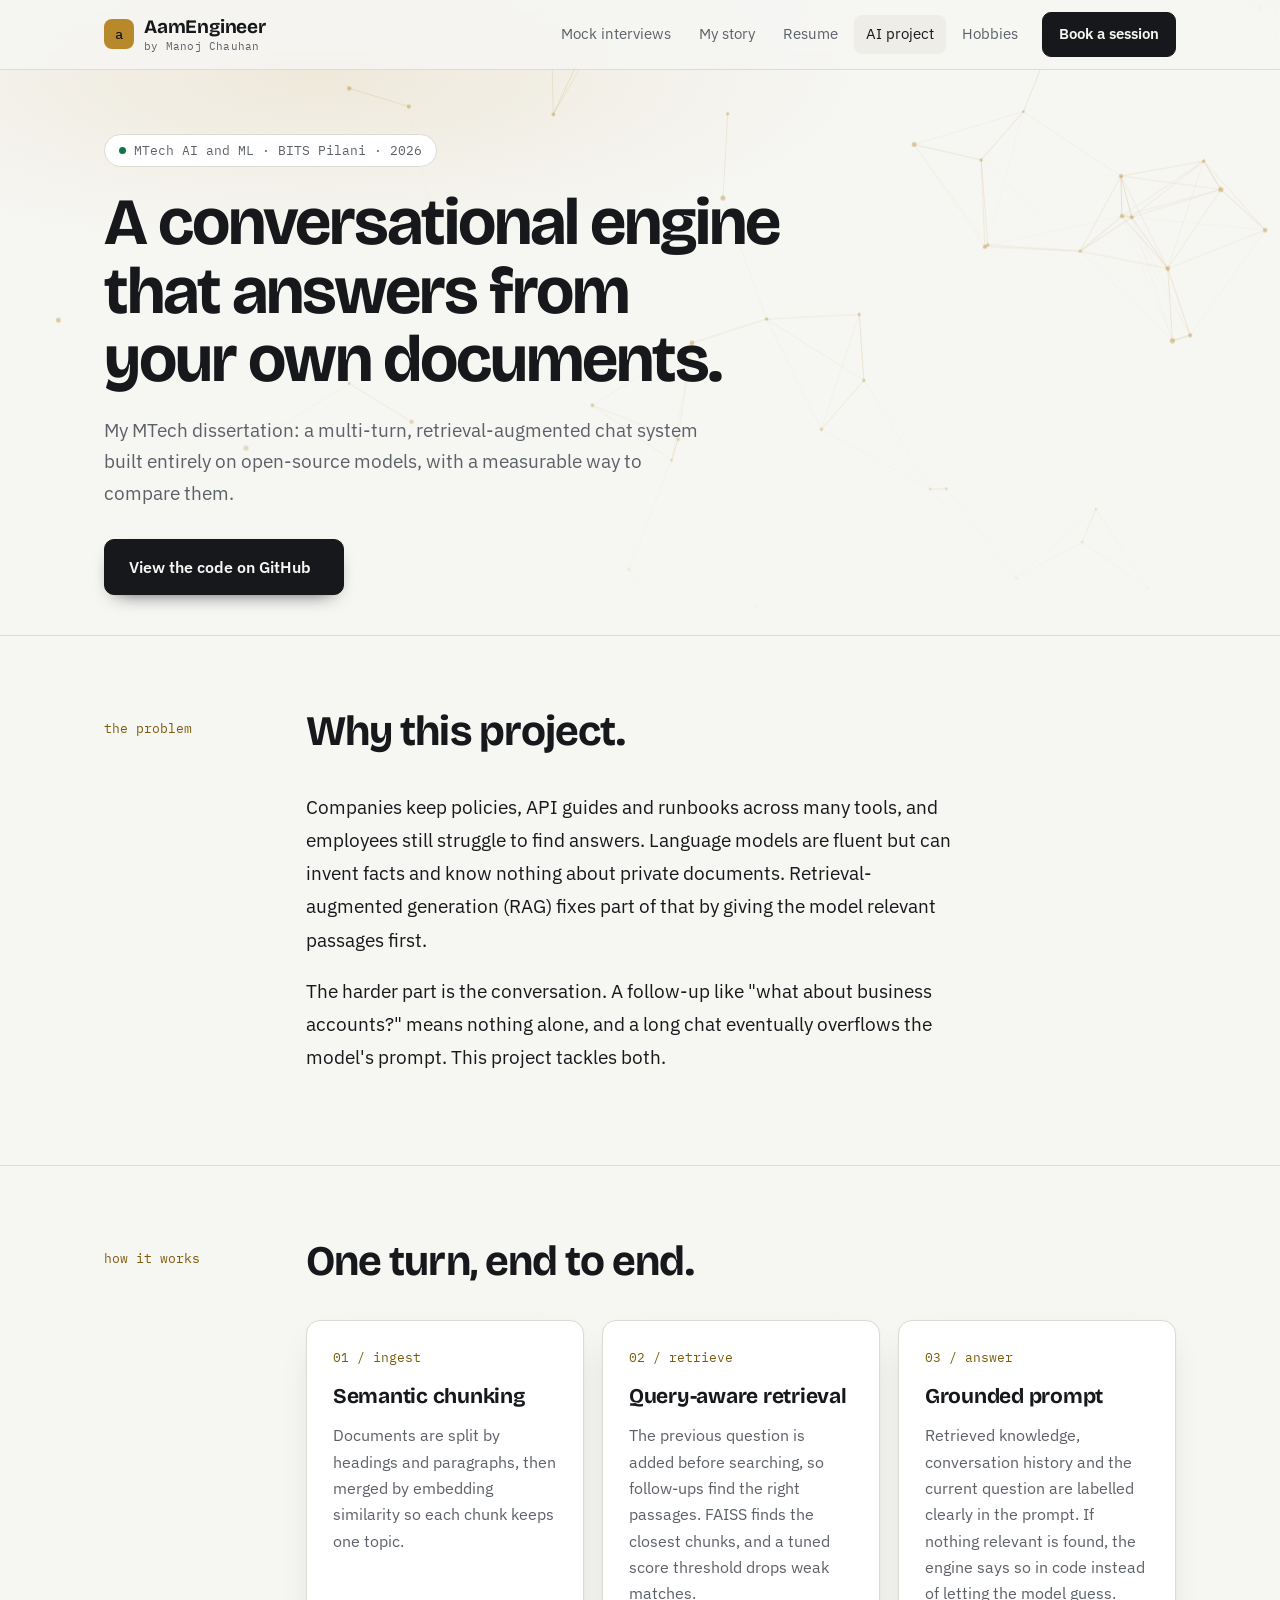
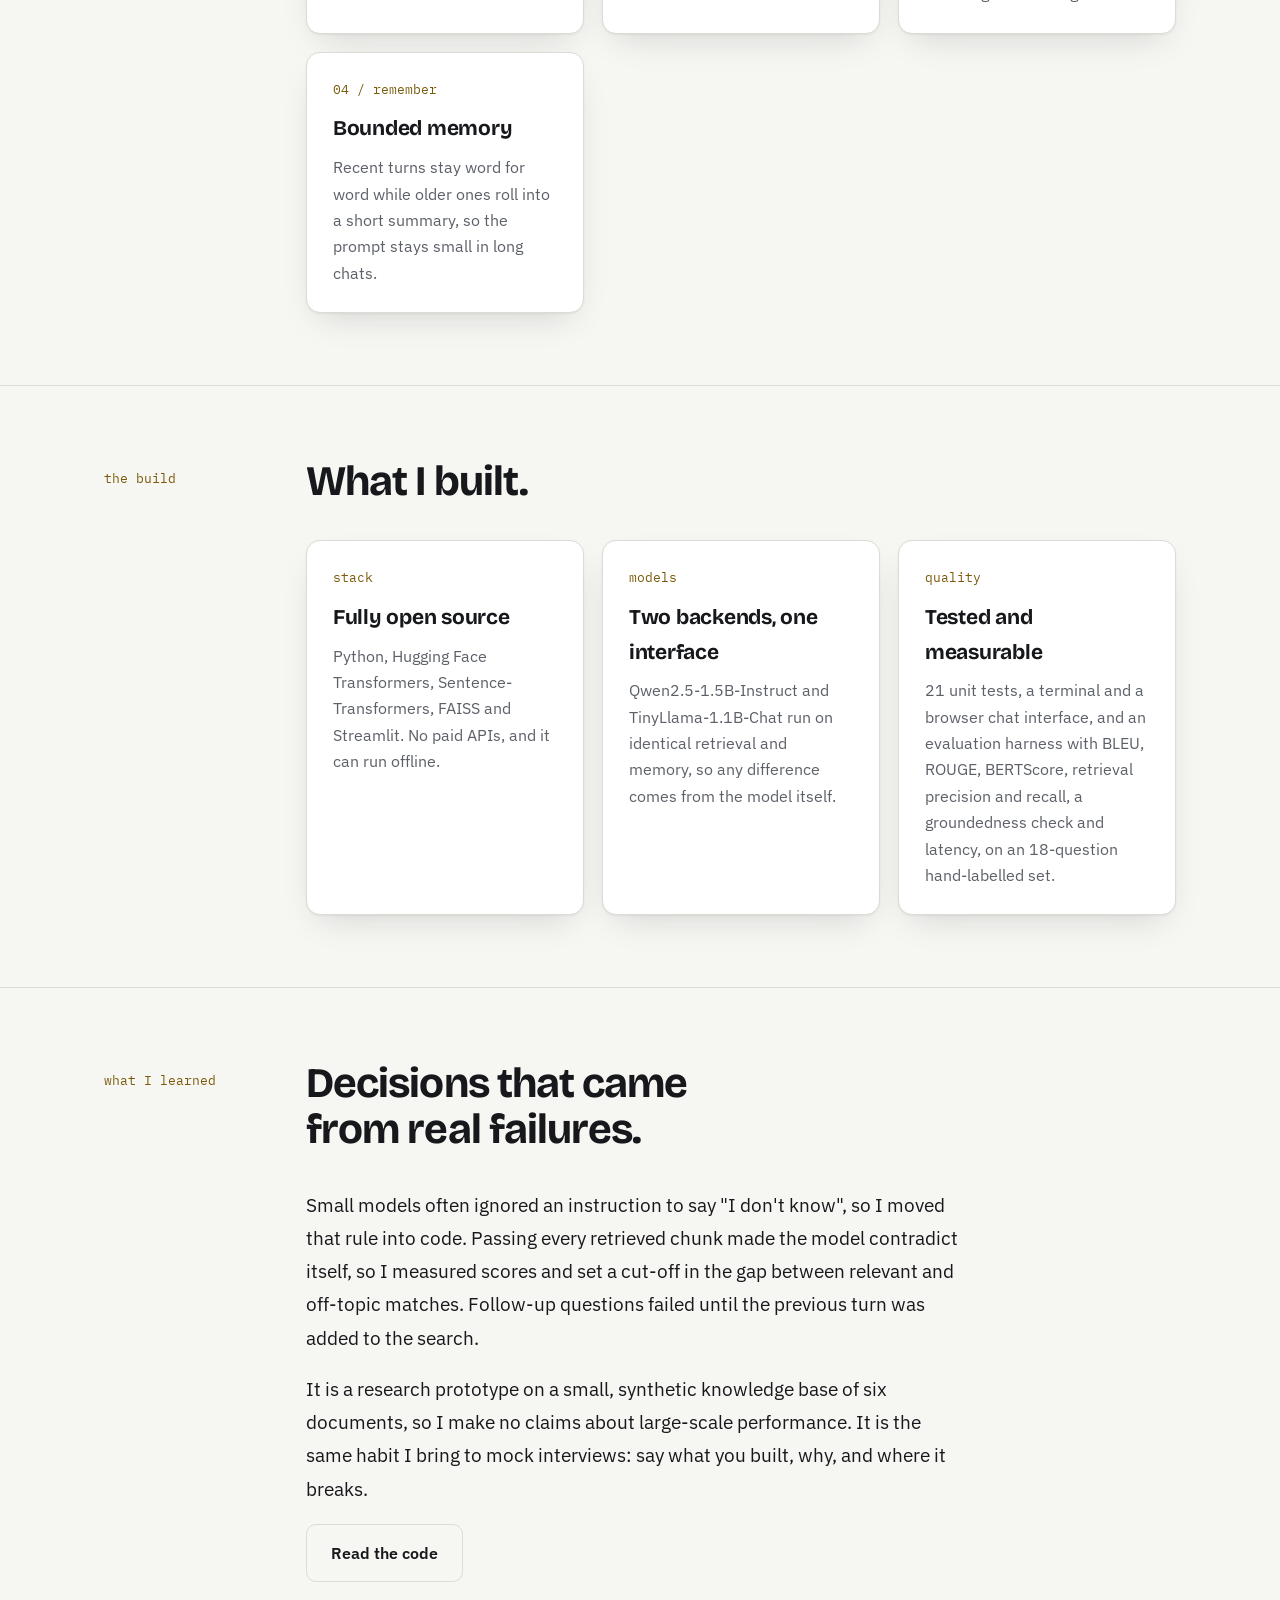
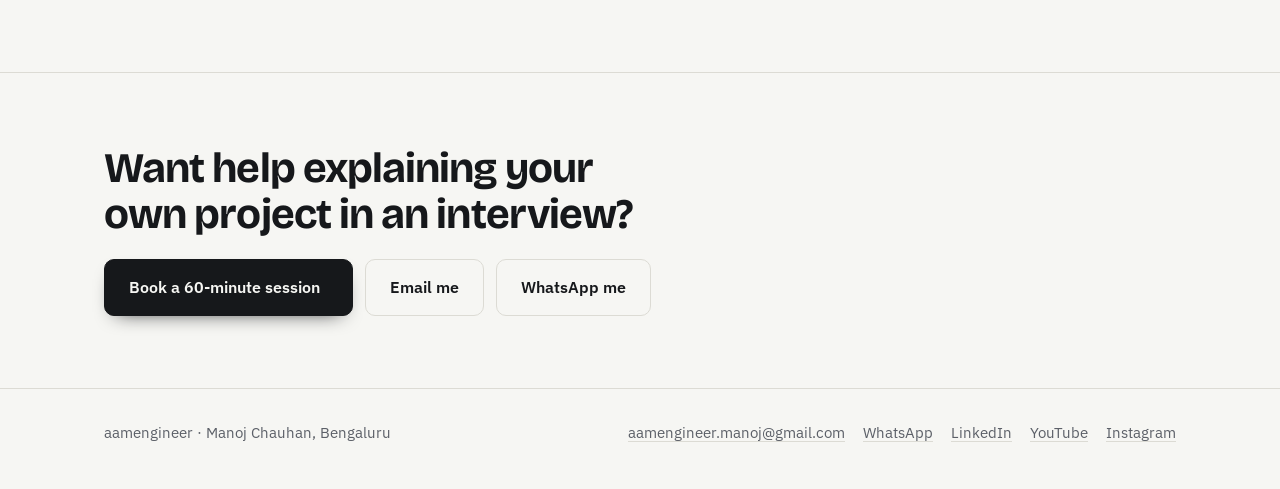
<file: projects.html>
<!DOCTYPE html>
<html lang="en">
<head>
<meta charset="utf-8">
<meta name="viewport" content="width=device-width, initial-scale=1">
<title>AI Project | Context-Aware Conversational Engine | AamEngineer</title>
<meta name="description" content="Manoj Chauhan's MTech AI project at BITS Pilani: a multi-turn retrieval-augmented conversational engine using open-source language models.">
<meta property="og:type" content="website">
<meta property="og:title" content="AI Project | Context-Aware Conversational Engine | AamEngineer">
<meta property="og:description" content="Manoj Chauhan's MTech AI project at BITS Pilani: a multi-turn retrieval-augmented conversational engine using open-source language models.">
<meta property="og:image" content="https://aamengineer-manoj.github.io/og.png">
<meta property="og:url" content="https://aamengineer-manoj.github.io/">
<meta name="twitter:card" content="summary_large_image">
<meta name="twitter:image" content="https://aamengineer-manoj.github.io/og.png">
<link rel="icon" href="data:image/svg+xml,%3Csvg xmlns='http://www.w3.org/2000/svg' viewBox='0 0 32 32'%3E%3Crect width='32' height='32' rx='8' fill='%23B8892B'/%3E%3Ctext x='16' y='23' font-family='Arial' font-size='20' font-weight='700' text-anchor='middle' fill='%2316181B'%3EA%3C/text%3E%3C/svg%3E">
<link rel="preconnect" href="https://fonts.googleapis.com">
<link rel="preconnect" href="https://fonts.gstatic.com" crossorigin>
<link href="https://fonts.googleapis.com/css2?family=Bricolage+Grotesque:opsz,wght@12..96,600;12..96,700&family=IBM+Plex+Sans:wght@400;500;600&family=IBM+Plex+Mono:wght@400;500&display=swap" rel="stylesheet">
<link rel="stylesheet" href="styles.css">
<script async src="https://www.googletagmanager.com/gtag/js?id=G-1EF49W8H0L"></script>
<script>
  document.addEventListener("DOMContentLoaded", function () {
    var m = ["aamengineer.manoj", "gmail.com"].join("@");
    var subj = "Mock interview enquiry";
    var mobile = /Android|iPhone|iPad|iPod/i.test(navigator.userAgent);
    var gm = "https://mail.google.com/mail/?view=cm&fs=1&to=" + encodeURIComponent(m) + "&su=" + encodeURIComponent(subj);
    document.querySelectorAll("[data-mail]").forEach(function (a) {
      if (mobile) { a.setAttribute("href", "mailto:" + m + "?subject=" + encodeURIComponent(subj)); }
      else { a.setAttribute("href", gm); a.setAttribute("target", "_blank"); a.setAttribute("rel", "noopener"); }
      if (a.hasAttribute("data-show")) a.textContent = m;
    });
    var wa = "https://wa.me/" + ["91", "7503188899"].join("") + "?text=" + encodeURIComponent("Hi Manoj, I'd like to know more about the mock interviews.");
    document.querySelectorAll("[data-wa]").forEach(function (a) { a.setAttribute("href", wa); a.setAttribute("target", "_blank"); a.setAttribute("rel", "noopener"); });
  });
  window.dataLayer = window.dataLayer || [];
  function gtag(){dataLayer.push(arguments);}
  gtag('js', new Date());
  gtag('config', 'G-1EF49W8H0L');
</script>
</head>
<body>
<header class="top">
  <div class="wrap">
    <a class="brand" href="index.html"><i>a</i><span>AamEngineer<small>by Manoj Chauhan</small></span></a>
    <nav class="links" aria-label="Main">
      <a class="nl" href="index.html">Mock interviews</a>
      <a class="nl" href="story.html">My story</a>
      <a class="nl" href="resume.html">Resume</a>
      <a class="nl" href="projects.html" aria-current="page">AI project</a>
      <a class="nl" href="hobbies.html">Hobbies</a>
      <a class="btn small" data-book href="https://topmate.io/manoj_chauhan/">Book a session</a>
    </nav>
  </div>
</header>

<main id="top">
  <div class="wrap">
    <div class="page-hero"><canvas class="fx" aria-hidden="true"></canvas>
      <span class="tag">MTech AI and ML · BITS Pilani · 2026</span>
      <h1>A conversational engine that answers from your own documents.</h1>
      <p class="lead">My MTech dissertation: a multi-turn, retrieval-augmented chat system built entirely on open-source models, with a measurable way to compare them.</p>
      <div class="cta"><a class="btn" href="https://github.com/aamengineer-manoj/rag-conversational-engine" target="_blank" rel="noopener">View the code on GitHub</a></div>
    </div>
  </div>

  <section id="problem">
    <div class="wrap">
      <div class="sec-head">
        <div class="label">the problem</div>
        <h2>Why this project.</h2>
      </div>
      <div class="sec-body">
        <div class="prose">
          <p>Companies keep policies, API guides and runbooks across many tools, and employees still struggle to find answers. Language models are fluent but can invent facts and know nothing about private documents. Retrieval-augmented generation (RAG) fixes part of that by giving the model relevant passages first.</p>
          <p>The harder part is the conversation. A follow-up like "what about business accounts?" means nothing alone, and a long chat eventually overflows the model's prompt. This project tackles both.</p>
        </div>
      </div>
    </div>
  </section>

  <section id="how">
    <div class="wrap">
      <div class="sec-head">
        <div class="label">how it works</div>
        <h2>One turn, end to end.</h2>
      </div>
      <div class="sec-body">
        <div class="grid3">
          <div class="card"><span class="num">01 / ingest</span><h3>Semantic chunking</h3><p>Documents are split by headings and paragraphs, then merged by embedding similarity so each chunk keeps one topic.</p></div>
          <div class="card"><span class="num">02 / retrieve</span><h3>Query-aware retrieval</h3><p>The previous question is added before searching, so follow-ups find the right passages. FAISS finds the closest chunks, and a tuned score threshold drops weak matches.</p></div>
          <div class="card"><span class="num">03 / answer</span><h3>Grounded prompt</h3><p>Retrieved knowledge, conversation history and the current question are labelled clearly in the prompt. If nothing relevant is found, the engine says so in code instead of letting the model guess.</p></div>
          <div class="card"><span class="num">04 / remember</span><h3>Bounded memory</h3><p>Recent turns stay word for word while older ones roll into a short summary, so the prompt stays small in long chats.</p></div>
        </div>
      </div>
    </div>
  </section>

  <section id="build">
    <div class="wrap">
      <div class="sec-head">
        <div class="label">the build</div>
        <h2>What I built.</h2>
      </div>
      <div class="sec-body">
        <div class="grid3">
          <div class="card"><span class="num">stack</span><h3>Fully open source</h3><p>Python, Hugging Face Transformers, Sentence-Transformers, FAISS and Streamlit. No paid APIs, and it can run offline.</p></div>
          <div class="card"><span class="num">models</span><h3>Two backends, one interface</h3><p>Qwen2.5-1.5B-Instruct and TinyLlama-1.1B-Chat run on identical retrieval and memory, so any difference comes from the model itself.</p></div>
          <div class="card"><span class="num">quality</span><h3>Tested and measurable</h3><p>21 unit tests, a terminal and a browser chat interface, and an evaluation harness with BLEU, ROUGE, BERTScore, retrieval precision and recall, a groundedness check and latency, on an 18-question hand-labelled set.</p></div>
        </div>
      </div>
    </div>
  </section>

  <section id="learned">
    <div class="wrap">
      <div class="sec-head">
        <div class="label">what I learned</div>
        <h2>Decisions that came from real failures.</h2>
      </div>
      <div class="sec-body">
        <div class="prose">
          <p>Small models often ignored an instruction to say "I don't know", so I moved that rule into code. Passing every retrieved chunk made the model contradict itself, so I measured scores and set a cut-off in the gap between relevant and off-topic matches. Follow-up questions failed until the previous turn was added to the search.</p>
          <p>It is a research prototype on a small, synthetic knowledge base of six documents, so I make no claims about large-scale performance. It is the same habit I bring to mock interviews: say what you built, why, and where it breaks.</p>
          <p><a class="btn ghost" href="https://github.com/aamengineer-manoj/rag-conversational-engine" target="_blank" rel="noopener">Read the code</a></p>
        </div>
      </div>
    </div>
  </section>

  <section class="final">
    <div class="wrap">
      <h2>Want help explaining your own project in an interview?</h2>
      <div class="cta"><a class="btn" data-book href="https://topmate.io/manoj_chauhan/">Book a 60-minute session</a><a class="btn ghost" data-mail href="#">Email me</a><a class="btn ghost" data-wa href="#">WhatsApp me</a></div>
    </div>
  </section>
</main>

<footer>
  <div class="wrap">
    <span>aamengineer · Manoj Chauhan, Bengaluru<span class="vc" id="visit-count" hidden></span></span>
    <span class="links"><a data-mail data-show href="#">Email</a><a data-wa href="#">WhatsApp</a><a href="https://www.linkedin.com/in/manojchauhan28/" target="_blank" rel="noopener">LinkedIn</a><a href="https://www.youtube.com/@aamengineer" target="_blank" rel="noopener">YouTube</a><a href="https://www.instagram.com/themanojsphere" target="_blank" rel="noopener">Instagram</a></span>
  </div>
</footer>
<script>
  var BOOK_URL = "https://topmate.io/manoj_chauhan/";
  window.dataLayer = window.dataLayer || [];
  document.querySelectorAll("[data-book]").forEach(function (a) { a.setAttribute("href", BOOK_URL); a.setAttribute("target", "_blank"); a.setAttribute("rel", "noopener"); a.addEventListener("click", function () { if (window.gtag) { gtag("event", "book_click", { book_label: (a.textContent || "").trim().slice(0, 60), page_path: location.pathname }); } }); });
</script>
<script src="effects.js" defer></script>
</body>
</html>
</file>
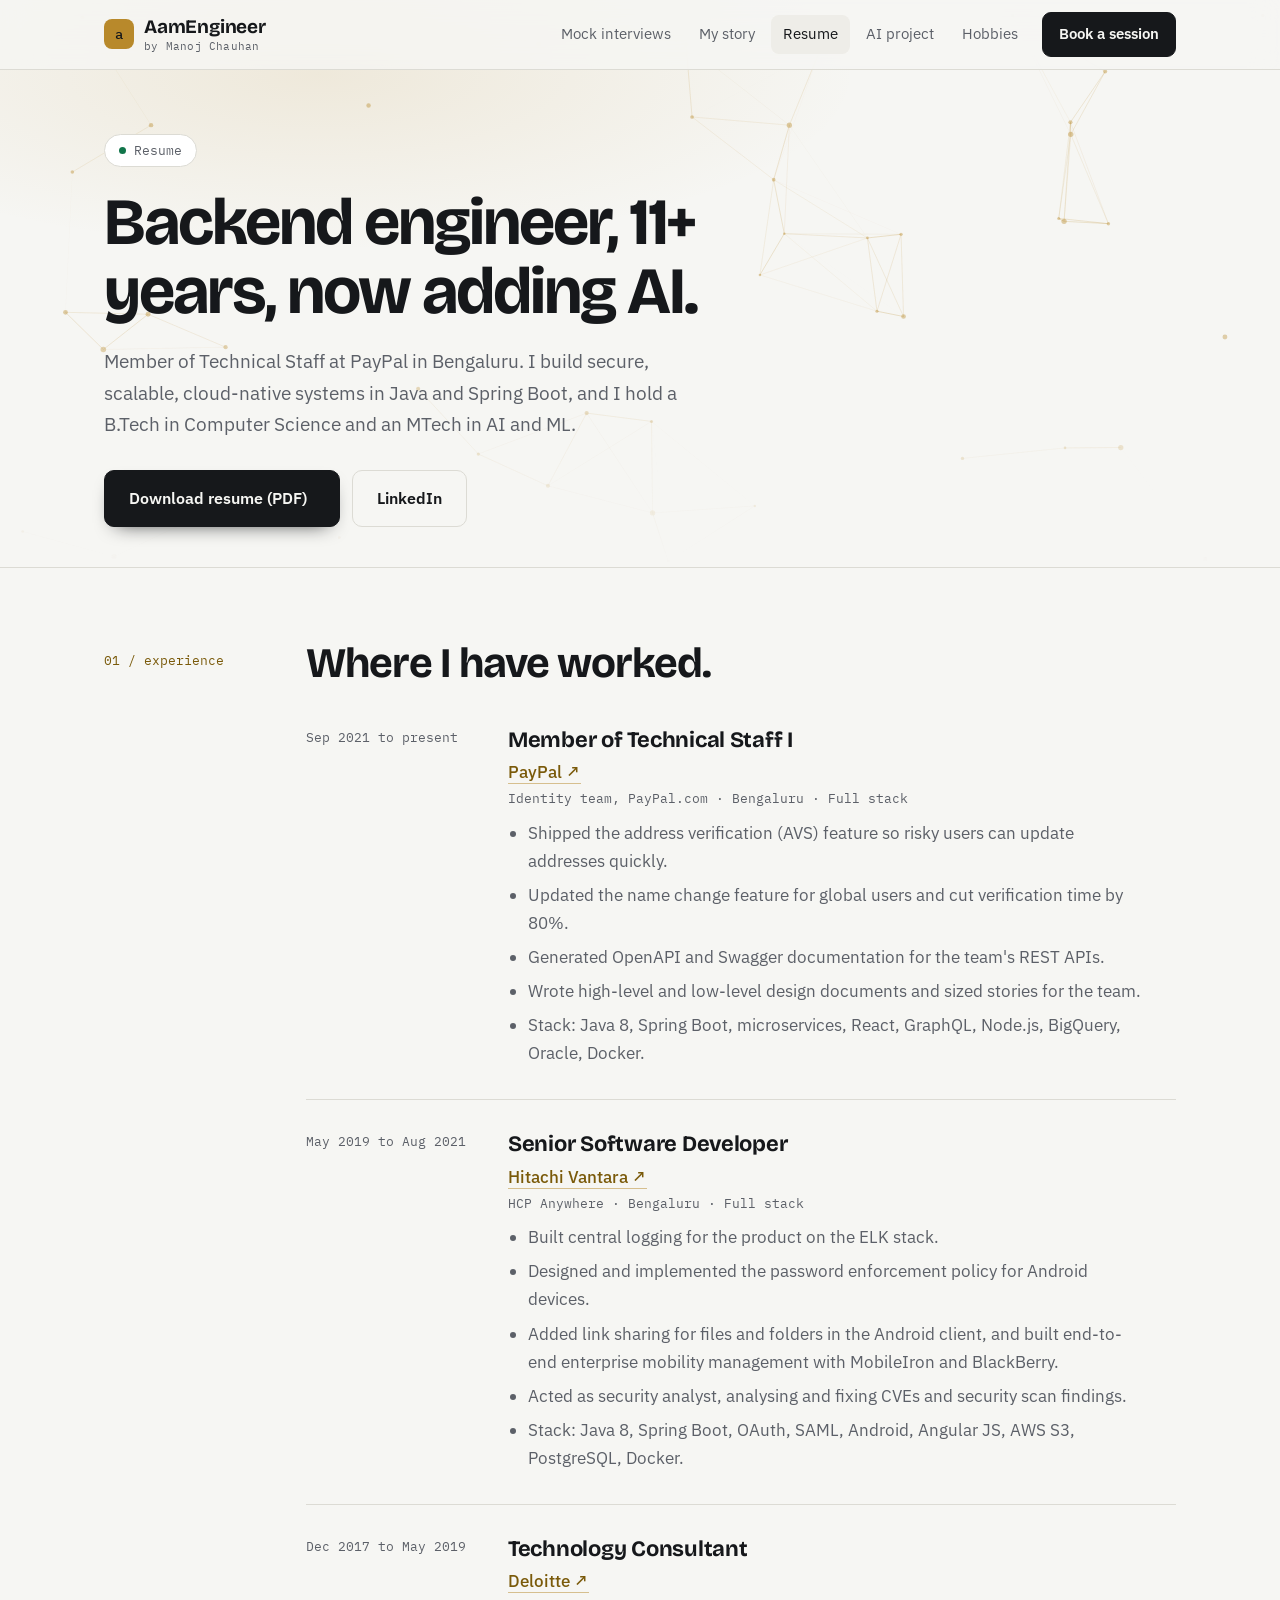
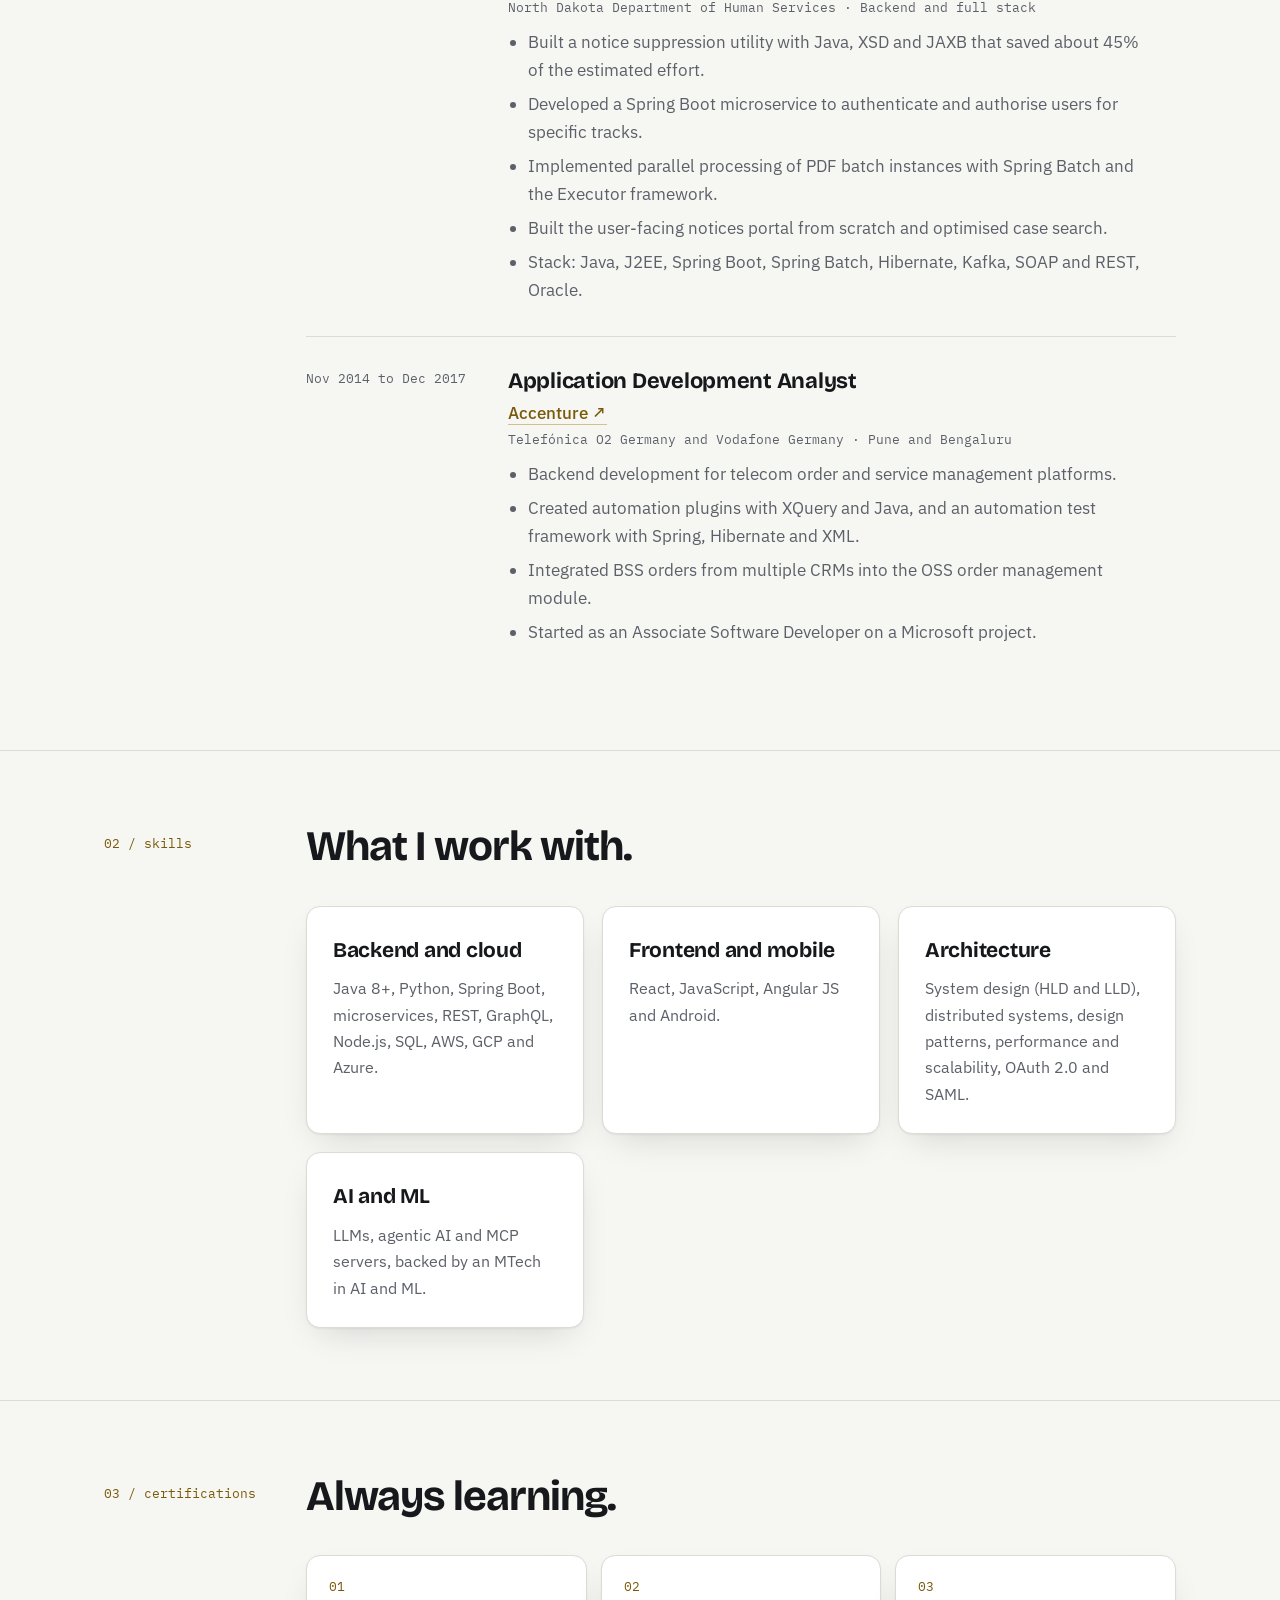
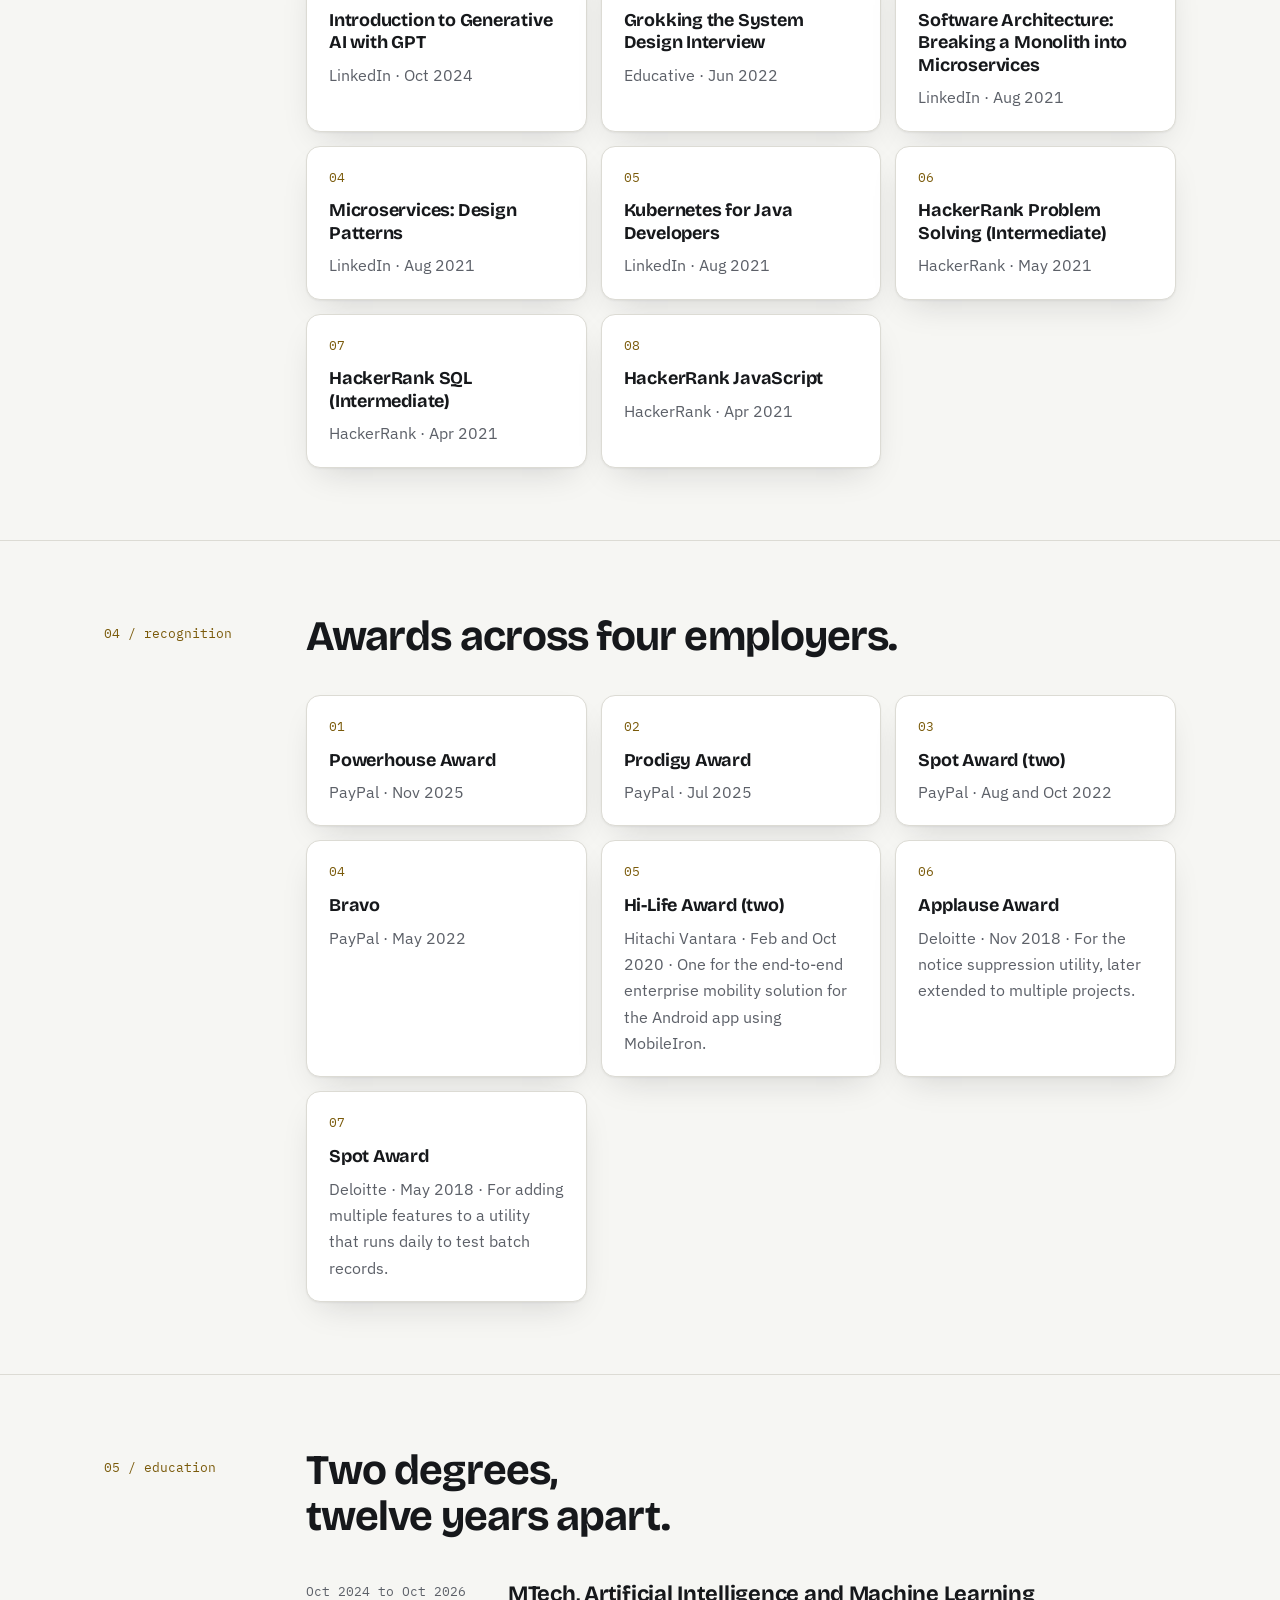
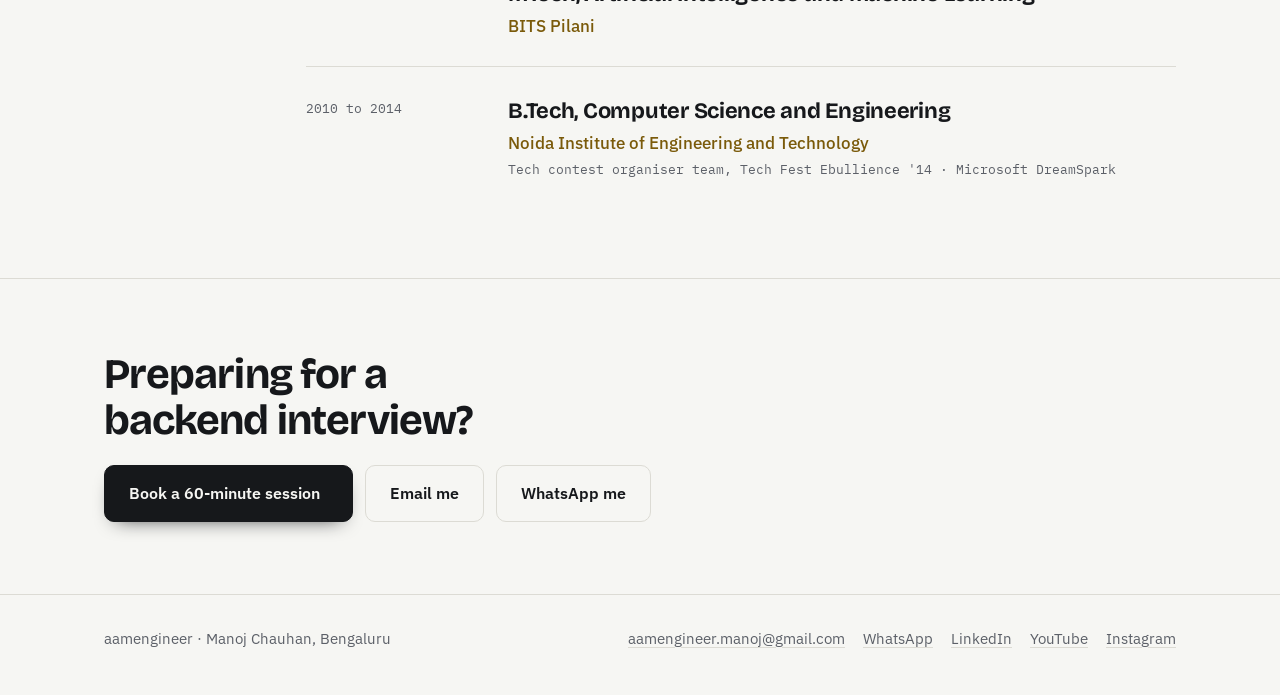
<file: resume.html>
<!DOCTYPE html>
<html lang="en">
<head>
<meta charset="utf-8">
<meta name="viewport" content="width=device-width, initial-scale=1">
<title>Manoj Chauhan Resume</title>
<meta name="description" content="Resume of Manoj Chauhan, Member of Technical Staff at PayPal: Java, Spring Boot, microservices, cloud-native systems and AI/ML.">
<meta property="og:type" content="website">
<meta property="og:title" content="Manoj Chauhan Resume">
<meta property="og:description" content="Resume of Manoj Chauhan, Member of Technical Staff at PayPal: Java, Spring Boot, microservices, cloud-native systems and AI/ML.">
<meta property="og:image" content="https://aamengineer-manoj.github.io/og.png">
<meta property="og:url" content="https://aamengineer-manoj.github.io/">
<meta name="twitter:card" content="summary_large_image">
<meta name="twitter:image" content="https://aamengineer-manoj.github.io/og.png">
<link rel="icon" href="data:image/svg+xml,%3Csvg xmlns='http://www.w3.org/2000/svg' viewBox='0 0 32 32'%3E%3Crect width='32' height='32' rx='8' fill='%23B8892B'/%3E%3Ctext x='16' y='23' font-family='Arial' font-size='20' font-weight='700' text-anchor='middle' fill='%2316181B'%3EA%3C/text%3E%3C/svg%3E">
<link rel="preconnect" href="https://fonts.googleapis.com">
<link rel="preconnect" href="https://fonts.gstatic.com" crossorigin>
<link href="https://fonts.googleapis.com/css2?family=Bricolage+Grotesque:opsz,wght@12..96,600;12..96,700&family=IBM+Plex+Sans:wght@400;500;600&family=IBM+Plex+Mono:wght@400;500&display=swap" rel="stylesheet">
<link rel="stylesheet" href="styles.css">
<script async src="https://www.googletagmanager.com/gtag/js?id=G-1EF49W8H0L"></script>
<script>
  document.addEventListener("DOMContentLoaded", function () {
    var m = ["aamengineer.manoj", "gmail.com"].join("@");
    var subj = "Mock interview enquiry";
    var mobile = /Android|iPhone|iPad|iPod/i.test(navigator.userAgent);
    var gm = "https://mail.google.com/mail/?view=cm&fs=1&to=" + encodeURIComponent(m) + "&su=" + encodeURIComponent(subj);
    document.querySelectorAll("[data-mail]").forEach(function (a) {
      if (mobile) { a.setAttribute("href", "mailto:" + m + "?subject=" + encodeURIComponent(subj)); }
      else { a.setAttribute("href", gm); a.setAttribute("target", "_blank"); a.setAttribute("rel", "noopener"); }
      if (a.hasAttribute("data-show")) a.textContent = m;
    });
    var wa = "https://wa.me/" + ["91", "7503188899"].join("") + "?text=" + encodeURIComponent("Hi Manoj, I'd like to know more about the mock interviews.");
    document.querySelectorAll("[data-wa]").forEach(function (a) { a.setAttribute("href", wa); a.setAttribute("target", "_blank"); a.setAttribute("rel", "noopener"); });
  });
  window.dataLayer = window.dataLayer || [];
  function gtag(){dataLayer.push(arguments);}
  gtag('js', new Date());
  gtag('config', 'G-1EF49W8H0L');
</script>
</head>
<body>
<header class="top">
  <div class="wrap">
    <a class="brand" href="index.html"><i>a</i><span>AamEngineer<small>by Manoj Chauhan</small></span></a>
    <nav class="links" aria-label="Main">
      <a class="nl" href="index.html">Mock interviews</a>
      <a class="nl" href="story.html">My story</a>
      <a class="nl" href="resume.html" aria-current="page">Resume</a>
      <a class="nl" href="projects.html">AI project</a>
      <a class="nl" href="hobbies.html">Hobbies</a>
      <a class="btn small" data-book href="https://topmate.io/manoj_chauhan/">Book a session</a>
    </nav>
  </div>
</header>

<main id="top">
  <div class="wrap">
    <div class="page-hero"><canvas class="fx" aria-hidden="true"></canvas>
      <span class="tag">Resume</span>
      <h1>Backend engineer, 11+ years, now adding AI.</h1>
      <p class="lead">Member of Technical Staff at PayPal in Bengaluru. I build secure, scalable, cloud-native systems in Java and Spring Boot, and I hold a B.Tech in Computer Science and an MTech in AI and ML.</p>
      <div class="cta">
        <a class="btn" href="Manoj_Chauhan_Resume.pdf" target="_blank" rel="noopener">Download resume (PDF)</a>
        <a class="btn ghost" href="https://www.linkedin.com/in/manojchauhan28/" target="_blank" rel="noopener">LinkedIn</a>
      </div>
    </div>
  </div>

  <section id="experience">
    <div class="wrap">
      <div class="sec-head">
        <div class="label">01 / experience</div>
        <h2>Where I have worked.</h2>
      </div>
      <div class="sec-body">
        <div class="job">
          <div class="when">Sep 2021 to present</div>
          <div><h3>Member of Technical Staff I</h3><div class="where"><a href="https://www.paypal.com" target="_blank" rel="noopener">PayPal ↗</a></div><div class="meta">Identity team, PayPal.com · Bengaluru · Full stack</div><ul><li>Shipped the address verification (AVS) feature so risky users can update addresses quickly.</li><li>Updated the name change feature for global users and cut verification time by 80%.</li><li>Generated OpenAPI and Swagger documentation for the team's REST APIs.</li><li>Wrote high-level and low-level design documents and sized stories for the team.</li><li>Stack: Java 8, Spring Boot, microservices, React, GraphQL, Node.js, BigQuery, Oracle, Docker.</li></ul></div>
        </div>
        <div class="job">
          <div class="when">May 2019 to Aug 2021</div>
          <div><h3>Senior Software Developer</h3><div class="where"><a href="https://www.hitachivantara.com" target="_blank" rel="noopener">Hitachi Vantara ↗</a></div><div class="meta">HCP Anywhere · Bengaluru · Full stack</div><ul><li>Built central logging for the product on the ELK stack.</li><li>Designed and implemented the password enforcement policy for Android devices.</li><li>Added link sharing for files and folders in the Android client, and built end-to-end enterprise mobility management with MobileIron and BlackBerry.</li><li>Acted as security analyst, analysing and fixing CVEs and security scan findings.</li><li>Stack: Java 8, Spring Boot, OAuth, SAML, Android, Angular JS, AWS S3, PostgreSQL, Docker.</li></ul></div>
        </div>
        <div class="job">
          <div class="when">Dec 2017 to May 2019</div>
          <div><h3>Technology Consultant</h3><div class="where"><a href="https://www.deloitte.com" target="_blank" rel="noopener">Deloitte ↗</a></div><div class="meta">North Dakota Department of Human Services · Backend and full stack</div><ul><li>Built a notice suppression utility with Java, XSD and JAXB that saved about 45% of the estimated effort.</li><li>Developed a Spring Boot microservice to authenticate and authorise users for specific tracks.</li><li>Implemented parallel processing of PDF batch instances with Spring Batch and the Executor framework.</li><li>Built the user-facing notices portal from scratch and optimised case search.</li><li>Stack: Java, J2EE, Spring Boot, Spring Batch, Hibernate, Kafka, SOAP and REST, Oracle.</li></ul></div>
        </div>
        <div class="job">
          <div class="when">Nov 2014 to Dec 2017</div>
          <div><h3>Application Development Analyst</h3><div class="where"><a href="https://www.accenture.com" target="_blank" rel="noopener">Accenture ↗</a></div><div class="meta">Telefónica O2 Germany and Vodafone Germany · Pune and Bengaluru</div><ul><li>Backend development for telecom order and service management platforms.</li><li>Created automation plugins with XQuery and Java, and an automation test framework with Spring, Hibernate and XML.</li><li>Integrated BSS orders from multiple CRMs into the OSS order management module.</li><li>Started as an Associate Software Developer on a Microsoft project.</li></ul></div>
        </div>

      </div>
    </div>
  </section>

  <section id="skills">
    <div class="wrap">
      <div class="sec-head">
        <div class="label">02 / skills</div>
        <h2>What I work with.</h2>
      </div>
      <div class="sec-body">
        <div class="skills">
          <div class="card"><h3>Backend and cloud</h3><p>Java 8+, Python, Spring Boot, microservices, REST, GraphQL, Node.js, SQL, AWS, GCP and Azure.</p></div>
          <div class="card"><h3>Frontend and mobile</h3><p>React, JavaScript, Angular JS and Android.</p></div>
          <div class="card"><h3>Architecture</h3><p>System design (HLD and LLD), distributed systems, design patterns, performance and scalability, OAuth 2.0 and SAML.</p></div>
          <div class="card"><h3>AI and ML</h3><p>LLMs, agentic AI and MCP servers, backed by an MTech in AI and ML.</p></div>
        </div>
      </div>
    </div>
  </section>

  <section id="certifications">
    <div class="wrap">
      <div class="sec-head">
        <div class="label">03 / certifications</div>
        <h2>Always learning.</h2>
      </div>
      <div class="sec-body">
        <div class="certs">
          <div class="card cert"><span class="num">01</span><h3>Introduction to Generative AI with GPT</h3><p>LinkedIn · Oct 2024</p></div>
          <div class="card cert"><span class="num">02</span><h3>Grokking the System Design Interview</h3><p>Educative · Jun 2022</p></div>
          <div class="card cert"><span class="num">03</span><h3>Software Architecture: Breaking a Monolith into Microservices</h3><p>LinkedIn · Aug 2021</p></div>
          <div class="card cert"><span class="num">04</span><h3>Microservices: Design Patterns</h3><p>LinkedIn · Aug 2021</p></div>
          <div class="card cert"><span class="num">05</span><h3>Kubernetes for Java Developers</h3><p>LinkedIn · Aug 2021</p></div>
          <div class="card cert"><span class="num">06</span><h3>HackerRank Problem Solving (Intermediate)</h3><p>HackerRank · May 2021</p></div>
          <div class="card cert"><span class="num">07</span><h3>HackerRank SQL (Intermediate)</h3><p>HackerRank · Apr 2021</p></div>
          <div class="card cert"><span class="num">08</span><h3>HackerRank JavaScript</h3><p>HackerRank · Apr 2021</p></div>
        </div>
      </div>
    </div>
  </section>

  <section id="recognition">
    <div class="wrap">
      <div class="sec-head">
        <div class="label">04 / recognition</div>
        <h2>Awards across four employers.</h2>
      </div>
      <div class="sec-body">
        <div class="certs">
          <div class="card cert"><span class="num">01</span><h3>Powerhouse Award</h3><p>PayPal · Nov 2025</p></div>
          <div class="card cert"><span class="num">02</span><h3>Prodigy Award</h3><p>PayPal · Jul 2025</p></div>
          <div class="card cert"><span class="num">03</span><h3>Spot Award (two)</h3><p>PayPal · Aug and Oct 2022</p></div>
          <div class="card cert"><span class="num">04</span><h3>Bravo</h3><p>PayPal · May 2022</p></div>
          <div class="card cert"><span class="num">05</span><h3>Hi-Life Award (two)</h3><p>Hitachi Vantara · Feb and Oct 2020 · One for the end-to-end enterprise mobility solution for the Android app using MobileIron.</p></div>
          <div class="card cert"><span class="num">06</span><h3>Applause Award</h3><p>Deloitte · Nov 2018 · For the notice suppression utility, later extended to multiple projects.</p></div>
          <div class="card cert"><span class="num">07</span><h3>Spot Award</h3><p>Deloitte · May 2018 · For adding multiple features to a utility that runs daily to test batch records.</p></div>
        </div>
      </div>
    </div>
  </section>

  <section id="education">
    <div class="wrap">
      <div class="sec-head">
        <div class="label">05 / education</div>
        <h2>Two degrees, twelve years apart.</h2>
      </div>
      <div class="sec-body">
        <div class="job"><div class="when">Oct 2024 to Oct 2026</div><div><h3>MTech, Artificial Intelligence and Machine Learning</h3><div class="where">BITS Pilani</div></div></div>
        <div class="job"><div class="when">2010 to 2014</div><div><h3>B.Tech, Computer Science and Engineering</h3><div class="where">Noida Institute of Engineering and Technology</div><div class="meta">Tech contest organiser team, Tech Fest Ebullience '14 · Microsoft DreamSpark</div></div></div>
      </div>
    </div>
  </section>

  <section class="final">
    <div class="wrap">
      <h2>Preparing for a backend interview?</h2>
      <div class="cta"><a class="btn" data-book href="https://topmate.io/manoj_chauhan/">Book a 60-minute session</a><a class="btn ghost" data-mail href="#">Email me</a><a class="btn ghost" data-wa href="#">WhatsApp me</a></div>
    </div>
  </section>
</main>

<footer>
  <div class="wrap">
    <span>aamengineer · Manoj Chauhan, Bengaluru<span class="vc" id="visit-count" hidden></span></span>
    <span class="links"><a data-mail data-show href="#">Email</a><a data-wa href="#">WhatsApp</a><a href="https://www.linkedin.com/in/manojchauhan28/" target="_blank" rel="noopener">LinkedIn</a><a href="https://www.youtube.com/@aamengineer" target="_blank" rel="noopener">YouTube</a><a href="https://www.instagram.com/themanojsphere" target="_blank" rel="noopener">Instagram</a></span>
  </div>
</footer>
<script>
  var BOOK_URL = "https://topmate.io/manoj_chauhan/";
  window.dataLayer = window.dataLayer || [];
  document.querySelectorAll("[data-book]").forEach(function (a) { a.setAttribute("href", BOOK_URL); a.setAttribute("target", "_blank"); a.setAttribute("rel", "noopener"); a.addEventListener("click", function () { if (window.gtag) { gtag("event", "book_click", { book_label: (a.textContent || "").trim().slice(0, 60), page_path: location.pathname }); } }); });
</script>
<script src="effects.js" defer></script>
</body>
</html>
</file>
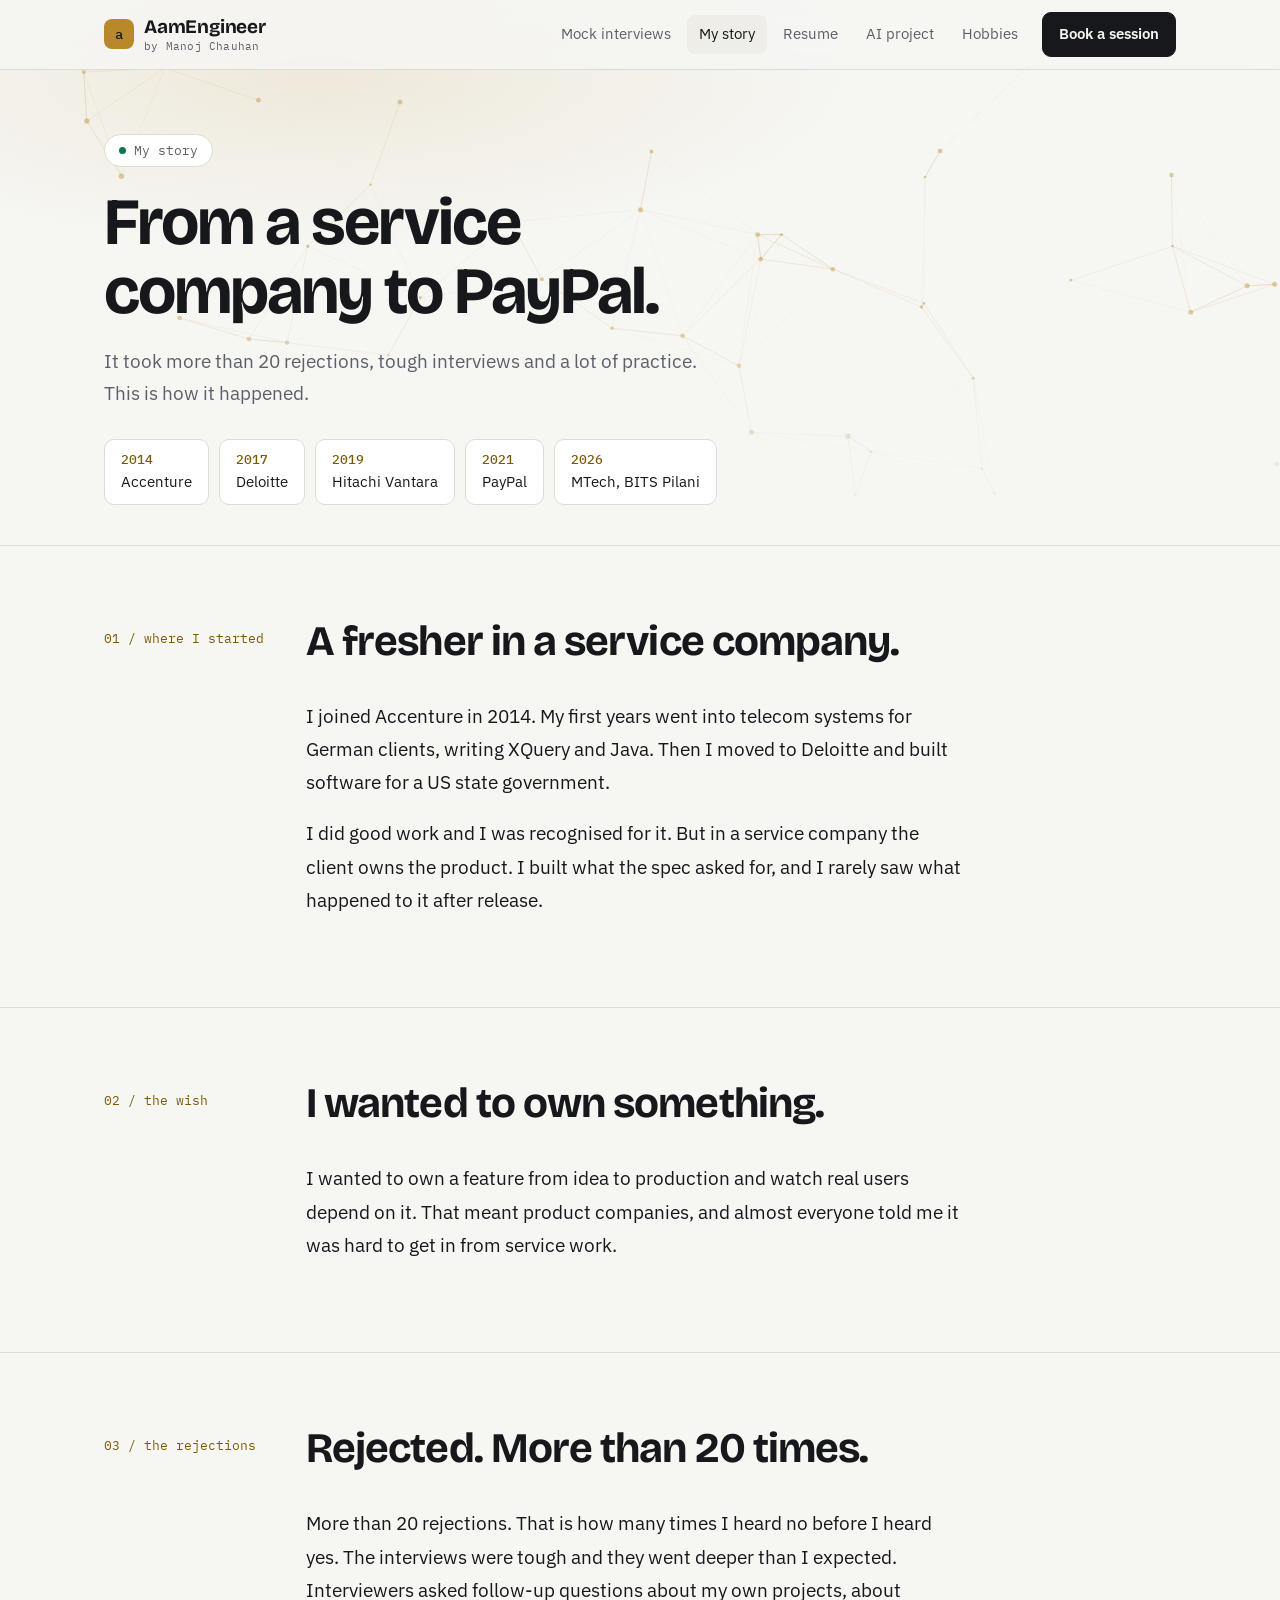
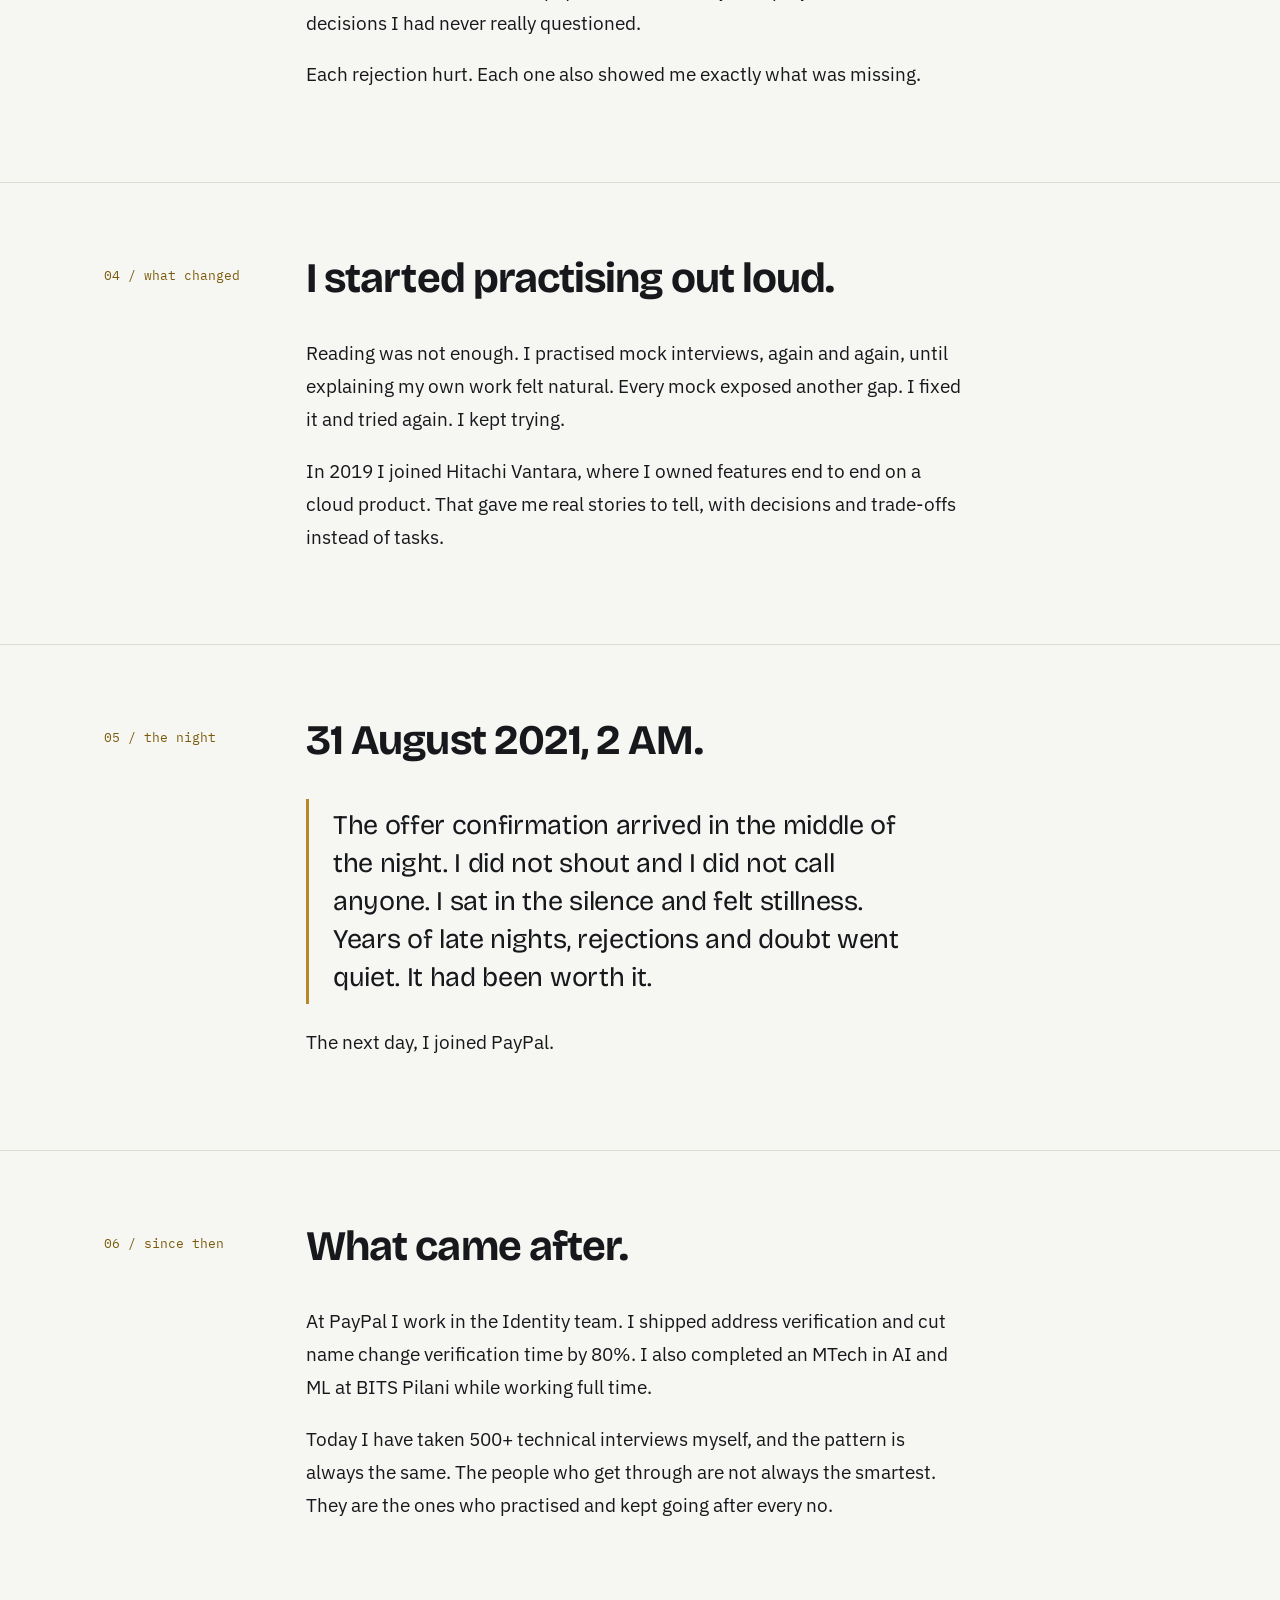
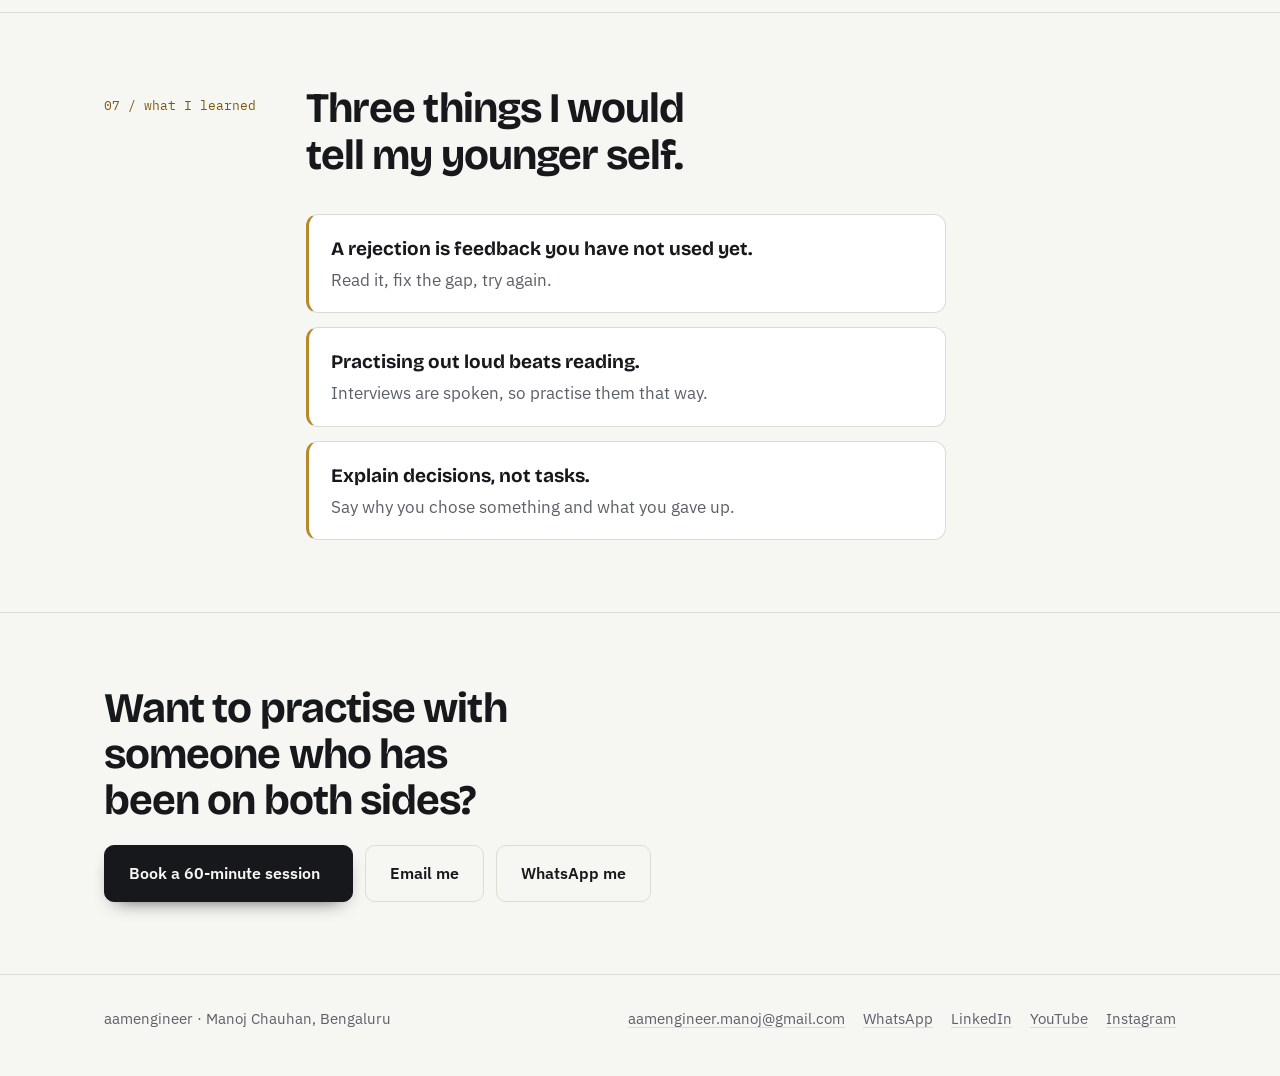
<file: story.html>
<!DOCTYPE html>
<html lang="en">
<head>
<meta charset="utf-8">
<meta name="viewport" content="width=device-width, initial-scale=1">
<title>My Story | aamengineer</title>
<meta name="description" content="How Manoj Chauhan moved from a service company to PayPal: rejections, tough interviews, mock practice and an offer at 2 AM.">
<meta property="og:type" content="website">
<meta property="og:title" content="My Story | aamengineer">
<meta property="og:description" content="How Manoj Chauhan moved from a service company to PayPal: rejections, tough interviews, mock practice and an offer at 2 AM.">
<meta property="og:image" content="https://aamengineer-manoj.github.io/og.png">
<meta property="og:url" content="https://aamengineer-manoj.github.io/">
<meta name="twitter:card" content="summary_large_image">
<meta name="twitter:image" content="https://aamengineer-manoj.github.io/og.png">
<link rel="icon" href="data:image/svg+xml,%3Csvg xmlns='http://www.w3.org/2000/svg' viewBox='0 0 32 32'%3E%3Crect width='32' height='32' rx='8' fill='%23B8892B'/%3E%3Ctext x='16' y='23' font-family='Arial' font-size='20' font-weight='700' text-anchor='middle' fill='%2316181B'%3EA%3C/text%3E%3C/svg%3E">
<link rel="preconnect" href="https://fonts.googleapis.com">
<link rel="preconnect" href="https://fonts.gstatic.com" crossorigin>
<link href="https://fonts.googleapis.com/css2?family=Bricolage+Grotesque:opsz,wght@12..96,600;12..96,700&family=IBM+Plex+Sans:wght@400;500;600&family=IBM+Plex+Mono:wght@400;500&display=swap" rel="stylesheet">
<link rel="stylesheet" href="styles.css">
<script async src="https://www.googletagmanager.com/gtag/js?id=G-1EF49W8H0L"></script>
<script>
  document.addEventListener("DOMContentLoaded", function () {
    var m = ["aamengineer.manoj", "gmail.com"].join("@");
    var subj = "Mock interview enquiry";
    var mobile = /Android|iPhone|iPad|iPod/i.test(navigator.userAgent);
    var gm = "https://mail.google.com/mail/?view=cm&fs=1&to=" + encodeURIComponent(m) + "&su=" + encodeURIComponent(subj);
    document.querySelectorAll("[data-mail]").forEach(function (a) {
      if (mobile) { a.setAttribute("href", "mailto:" + m + "?subject=" + encodeURIComponent(subj)); }
      else { a.setAttribute("href", gm); a.setAttribute("target", "_blank"); a.setAttribute("rel", "noopener"); }
      if (a.hasAttribute("data-show")) a.textContent = m;
    });
    var wa = "https://wa.me/" + ["91", "7503188899"].join("") + "?text=" + encodeURIComponent("Hi Manoj, I'd like to know more about the mock interviews.");
    document.querySelectorAll("[data-wa]").forEach(function (a) { a.setAttribute("href", wa); a.setAttribute("target", "_blank"); a.setAttribute("rel", "noopener"); });
  });
  window.dataLayer = window.dataLayer || [];
  function gtag(){dataLayer.push(arguments);}
  gtag('js', new Date());
  gtag('config', 'G-1EF49W8H0L');
</script>
</head>
<body>
<header class="top">
  <div class="wrap">
    <a class="brand" href="index.html"><i>a</i><span>AamEngineer<small>by Manoj Chauhan</small></span></a>
    <nav class="links" aria-label="Main">
      <a class="nl" href="index.html">Mock interviews</a>
      <a class="nl" href="story.html" aria-current="page">My story</a>
      <a class="nl" href="resume.html">Resume</a>
      <a class="nl" href="projects.html">AI project</a>
      <a class="nl" href="hobbies.html">Hobbies</a>
      <a class="btn small" data-book href="https://topmate.io/manoj_chauhan/">Book a session</a>
    </nav>
  </div>
</header>

<main id="top">
  <div class="wrap">
    <div class="page-hero"><canvas class="fx" aria-hidden="true"></canvas>
      <span class="tag">My story</span>
      <h1>From a service company to PayPal.</h1>
      <p class="lead">It took more than 20 rejections, tough interviews and a lot of practice. This is how it happened.</p>
      <ul class="rail" aria-label="Career timeline">
        <li><b>2014</b>Accenture</li>
        <li><b>2017</b>Deloitte</li>
        <li><b>2019</b>Hitachi Vantara</li>
        <li><b>2021</b>PayPal</li>
        <li><b>2026</b>MTech, BITS Pilani</li>
      </ul>
    </div>
  </div>

  <section id="start">
    <div class="wrap">
      <div class="sec-head">
        <div class="label">01 / where I started</div>
        <h2>A fresher in a service company.</h2>
      </div>
      <div class="sec-body">
        <div class="prose">
          <p>I joined Accenture in 2014. My first years went into telecom systems for German clients, writing XQuery and Java. Then I moved to Deloitte and built software for a US state government.</p>
          <p>I did good work and I was recognised for it. But in a service company the client owns the product. I built what the spec asked for, and I rarely saw what happened to it after release.</p>
        </div>
      </div>
    </div>
  </section>

  <section id="wish">
    <div class="wrap">
      <div class="sec-head">
        <div class="label">02 / the wish</div>
        <h2>I wanted to own something.</h2>
      </div>
      <div class="sec-body">
        <div class="prose">
          <p>I wanted to own a feature from idea to production and watch real users depend on it. That meant product companies, and almost everyone told me it was hard to get in from service work.</p>
        </div>
      </div>
    </div>
  </section>

  <section id="rejections">
    <div class="wrap">
      <div class="sec-head">
        <div class="label">03 / the rejections</div>
        <h2>Rejected. More than 20 times.</h2>
      </div>
      <div class="sec-body">
        <div class="prose">
          <p>More than 20 rejections. That is how many times I heard no before I heard yes. The interviews were tough and they went deeper than I expected. Interviewers asked follow-up questions about my own projects, about decisions I had never really questioned.</p>
          <p>Each rejection hurt. Each one also showed me exactly what was missing.</p>
        </div>
      </div>
    </div>
  </section>

  <section id="change">
    <div class="wrap">
      <div class="sec-head">
        <div class="label">04 / what changed</div>
        <h2>I started practising out loud.</h2>
      </div>
      <div class="sec-body">
        <div class="prose">
          <p>Reading was not enough. I practised mock interviews, again and again, until explaining my own work felt natural. Every mock exposed another gap. I fixed it and tried again. I kept trying.</p>
          <p>In 2019 I joined Hitachi Vantara, where I owned features end to end on a cloud product. That gave me real stories to tell, with decisions and trade-offs instead of tasks.</p>
        </div>
      </div>
    </div>
  </section>

  <section id="night">
    <div class="wrap">
      <div class="sec-head">
        <div class="label">05 / the night</div>
        <h2>31 August 2021, 2 AM.</h2>
      </div>
      <div class="sec-body">
        <div class="prose">
          <blockquote class="quote">The offer confirmation arrived in the middle of the night. I did not shout and I did not call anyone. I sat in the silence and felt stillness. Years of late nights, rejections and doubt went quiet. It had been worth it.</blockquote>
          <p>The next day, I joined PayPal.</p>
        </div>
      </div>
    </div>
  </section>

  <section id="since">
    <div class="wrap">
      <div class="sec-head">
        <div class="label">06 / since then</div>
        <h2>What came after.</h2>
      </div>
      <div class="sec-body">
        <div class="prose">
          <p>At PayPal I work in the Identity team. I shipped address verification and cut name change verification time by 80%. I also completed an MTech in AI and ML at BITS Pilani while working full time.</p>
          <p>Today I have taken 500+ technical interviews myself, and the pattern is always the same. The people who get through are not always the smartest. They are the ones who practised and kept going after every no.</p>
        </div>
      </div>
    </div>
  </section>

  <section id="lessons">
    <div class="wrap">
      <div class="sec-head">
        <div class="label">07 / what I learned</div>
        <h2>Three things I would tell my younger self.</h2>
      </div>
      <div class="sec-body">
        <ul class="lessons">
          <li><b>A rejection is feedback you have not used yet.</b> Read it, fix the gap, try again.</li>
          <li><b>Practising out loud beats reading.</b> Interviews are spoken, so practise them that way.</li>
          <li><b>Explain decisions, not tasks.</b> Say why you chose something and what you gave up.</li>
        </ul>
      </div>
    </div>
  </section>

  <section class="final">
    <div class="wrap">
      <h2>Want to practise with someone who has been on both sides?</h2>
      <div class="cta"><a class="btn" data-book href="https://topmate.io/manoj_chauhan/">Book a 60-minute session</a><a class="btn ghost" data-mail href="#">Email me</a><a class="btn ghost" data-wa href="#">WhatsApp me</a></div>
    </div>
  </section>
</main>

<footer>
  <div class="wrap">
    <span>aamengineer · Manoj Chauhan, Bengaluru<span class="vc" id="visit-count" hidden></span></span>
    <span class="links"><a data-mail data-show href="#">Email</a><a data-wa href="#">WhatsApp</a><a href="https://www.linkedin.com/in/manojchauhan28/" target="_blank" rel="noopener">LinkedIn</a><a href="https://www.youtube.com/@aamengineer" target="_blank" rel="noopener">YouTube</a><a href="https://www.instagram.com/themanojsphere" target="_blank" rel="noopener">Instagram</a></span>
  </div>
</footer>
<script>
  var BOOK_URL = "https://topmate.io/manoj_chauhan/";
  window.dataLayer = window.dataLayer || [];
  document.querySelectorAll("[data-book]").forEach(function (a) { a.setAttribute("href", BOOK_URL); a.setAttribute("target", "_blank"); a.setAttribute("rel", "noopener"); a.addEventListener("click", function () { if (window.gtag) { gtag("event", "book_click", { book_label: (a.textContent || "").trim().slice(0, 60), page_path: location.pathname }); } }); });
</script>
<script src="effects.js" defer></script>
</body>
</html>
</file>
<file: styles.css>
/* Premium pass. Layout idea: calm editorial column, hairline rules, one signature feedback card in the hero. */
:root {
  --bg: #F6F6F3;
  --surface: #FFFFFF;
  --surface-2: #EEEDE8;
  --ink: #16181B;
  --muted: #5C6068;
  --line: #DCDBD4;
  --accent: #7A5A0A;          /* gold for text and links, AA on light */
  --gold: #B8892B;            /* gold for fills, dots and rules */
  --accent-soft: rgba(184, 137, 43, 0.12);
  --btn-bg: #16181B;
  --btn-ink: #F6F6F3;
  --good: #11754A;
  --warn: #9A5600;
  --bad: #B3261E;
  --shadow: 0 1px 2px rgba(22, 24, 27, 0.05), 0 14px 34px -14px rgba(22, 24, 27, 0.18);
  --display: "Bricolage Grotesque", "Helvetica Neue", Arial, sans-serif;
  --body: "IBM Plex Sans", system-ui, -apple-system, "Segoe UI", sans-serif;
  --mono: "IBM Plex Mono", ui-monospace, "SF Mono", Menlo, Consolas, monospace;
  color-scheme: light;
}
@media (prefers-color-scheme: dark) {
  :root:not([data-theme="light"]) {
    --bg: #0E0F11;
    --surface: #17191C;
    --surface-2: #1F2125;
    --ink: #F2F0EA;
    --muted: #A4A7AE;
    --line: #2B2E33;
    --accent: #D9B45B;
    --gold: #D9B45B;
    --accent-soft: rgba(217, 180, 91, 0.12);
    --btn-bg: #D9B45B;
    --btn-ink: #14120A;
    --good: #4CC38A;
    --warn: #E5A54B;
    --bad: #FF8A80;
    --shadow: 0 1px 2px rgba(0, 0, 0, 0.4), 0 18px 44px -18px rgba(0, 0, 0, 0.7);
    color-scheme: dark;
  }
}
:root[data-theme="dark"] {
  --bg: #0E0F11;
  --surface: #17191C;
  --surface-2: #1F2125;
  --ink: #F2F0EA;
  --muted: #A4A7AE;
  --line: #2B2E33;
  --accent: #D9B45B;
  --gold: #D9B45B;
  --accent-soft: rgba(217, 180, 91, 0.12);
  --btn-bg: #D9B45B;
  --btn-ink: #14120A;
  --good: #4CC38A;
  --warn: #E5A54B;
  --bad: #FF8A80;
  --shadow: 0 1px 2px rgba(0, 0, 0, 0.4), 0 18px 44px -18px rgba(0, 0, 0, 0.7);
  color-scheme: dark;
}

* { box-sizing: border-box; }
html { scroll-behavior: smooth; }
body {
  margin: 0;
  background: var(--bg);
  color: var(--ink);
  font-family: var(--body);
  font-size: 17px;
  line-height: 1.65;
  -webkit-font-smoothing: antialiased;
}
@media (prefers-reduced-motion: reduce) { html { scroll-behavior: auto; } * { transition: none !important; } }
a { color: inherit; }
:focus-visible { outline: 3px solid var(--accent); outline-offset: 3px; border-radius: 6px; }
.wrap { max-width: 1120px; margin: 0 auto; padding: 0 24px; }

/* header */
header.top { position: sticky; top: 0; z-index: 20; background: color-mix(in srgb, var(--bg) 82%, transparent); backdrop-filter: blur(14px); -webkit-backdrop-filter: blur(14px); border-bottom: 1px solid var(--line); }
header.top .wrap { display: flex; align-items: center; justify-content: space-between; gap: 16px; padding-top: 12px; padding-bottom: 12px; }
.brand { display: inline-flex; align-items: center; gap: 10px; font-family: var(--display); font-weight: 700; font-size: 19px; letter-spacing: -0.01em; text-decoration: none; }
.brand i { display: inline-grid; place-items: center; width: 30px; height: 30px; border-radius: 8px; background: var(--gold); color: #16181B; font-style: normal; font-family: var(--mono); font-size: 14px; font-weight: 500; }
nav.links { display: flex; align-items: center; gap: 4px; flex-wrap: wrap; }
nav.links a.nl { font-size: 15px; text-decoration: none; padding: 7px 12px; border-radius: 8px; color: var(--muted); transition: color .15s, background .15s; }
nav.links a.nl:hover, nav.links a.nl[aria-current="page"] { color: var(--ink); background: var(--surface-2); }
nav.links .btn { margin-left: 8px; }
@media (max-width: 640px) { header.top .wrap { flex-wrap: wrap; } nav.links .btn { margin-left: 0; } }

/* buttons */
.btn { display: inline-flex; align-items: center; justify-content: center; gap: 8px; background: var(--btn-bg); color: var(--btn-ink); font-family: var(--body); font-weight: 600; font-size: 16px; padding: 14px 24px; border-radius: 10px; text-decoration: none; border: 1px solid var(--btn-bg); box-shadow: 0 8px 20px -12px var(--btn-bg); transition: transform .15s ease, box-shadow .15s ease; }
.btn:hover { transform: translateY(-1px); box-shadow: 0 12px 26px -12px var(--btn-bg), 0 0 0 3px var(--accent-soft); }
.btn.ghost { background: transparent; color: var(--ink); border-color: var(--line); box-shadow: none; }
.btn.ghost:hover { background: var(--surface); }
.btn.small { padding: 9px 16px; font-size: 15px; border-radius: 9px; box-shadow: none; }

/* hero */
.hero { padding: 72px 0 48px; position: relative; }
.hero::before { content: ""; position: absolute; inset: -80px -10% auto -10%; height: 520px; background: radial-gradient(60% 60% at 25% 20%, var(--accent-soft), transparent 70%); pointer-events: none; z-index: -1; }
.hero-grid { display: grid; grid-template-columns: minmax(0, 1.1fr) minmax(0, 0.9fr); gap: 56px; align-items: center; }
@media (max-width: 900px) { .hero-grid { grid-template-columns: 1fr; gap: 40px; } .hero { padding-top: 48px; } }
.tag { font-family: var(--mono); font-size: 13px; color: var(--muted); display: inline-flex; align-items: center; gap: 8px; border: 1px solid var(--line); border-radius: 999px; padding: 5px 14px; background: var(--surface); }
.tag::before { content: ""; width: 7px; height: 7px; border-radius: 50%; background: var(--good); }
h1 { font-family: var(--display); font-weight: 700; font-size: clamp(38px, 6vw, 66px); line-height: 1.04; letter-spacing: -0.03em; margin: 22px 0 20px; max-width: 15ch; text-wrap: balance; }
.lead { font-size: 19px; color: var(--muted); max-width: 54ch; margin: 0 0 30px; }
.cta { display: flex; flex-wrap: wrap; gap: 12px; align-items: center; }
.cta .note { font-family: var(--mono); font-size: 13px; color: var(--muted); }

.creds { display: grid; grid-template-columns: repeat(auto-fit, minmax(190px, 1fr)); margin-top: 8px; border: 1px solid var(--line); border-radius: 14px; background: var(--surface); overflow: hidden; box-shadow: var(--shadow); }
.creds div { padding: 20px 22px; border-right: 1px solid var(--line); margin-right: -1px; }
.creds b { display: block; font-family: var(--display); font-size: 30px; letter-spacing: -0.02em; line-height: 1.1; }
.creds span { font-size: 14px; color: var(--muted); }
@media (max-width: 760px) { .creds div { border-right: 0; border-bottom: 1px solid var(--line); margin: 0; } .creds div:last-child { border-bottom: 0; } }

.trust { padding: 28px 0 8px; display: flex; flex-wrap: wrap; align-items: center; gap: 12px 36px; }
.trust small { font-family: var(--mono); font-size: 12.5px; color: var(--muted); letter-spacing: 0.04em; text-transform: uppercase; }
.trust span { font-family: var(--display); font-size: 20px; font-weight: 600; color: var(--muted); letter-spacing: -0.01em; }

/* sections */
section { padding: 72px 0; border-top: 1px solid var(--line); }
.sec-head { display: grid; grid-template-columns: 170px 1fr; gap: 12px 32px; margin-bottom: 36px; }
.sec-head .label { font-family: var(--mono); font-size: 13px; color: var(--accent); padding-top: 10px; }
h2 { font-family: var(--display); font-size: clamp(28px, 4.2vw, 42px); line-height: 1.1; letter-spacing: -0.022em; margin: 0; max-width: 22ch; text-wrap: balance; }
.sec-body { margin-left: 202px; }
@media (max-width: 800px) { .sec-head { grid-template-columns: 1fr; gap: 4px; } .sec-head .label { padding-top: 0; } .sec-body { margin-left: 0; } section { padding: 52px 0; } }

.grid3 { display: grid; grid-template-columns: repeat(auto-fit, minmax(240px, 1fr)); gap: 18px; }
.card { background: var(--surface); border: 1px solid var(--line); border-radius: 14px; padding: 26px; box-shadow: var(--shadow); transition: transform .2s ease, border-color .2s ease; }
.card:hover { transform: translateY(-2px); border-color: color-mix(in srgb, var(--gold) 55%, var(--line)); }
.card .num { font-family: var(--mono); font-size: 12.5px; color: var(--accent); display: block; margin-bottom: 12px; }
.card h3 { font-family: var(--display); font-size: 21px; margin: 0 0 8px; letter-spacing: -0.012em; }
.card p { margin: 0; color: var(--muted); font-size: 16px; }

/* timeline */
.timeline { list-style: none; margin: 0; padding: 0; border-left: 1px solid var(--line); }
.timeline li { position: relative; padding: 0 0 26px 28px; }
.timeline li:last-child { padding-bottom: 0; }
.timeline li::before { content: ""; position: absolute; left: -6px; top: 8px; width: 11px; height: 11px; border-radius: 50%; background: var(--gold); box-shadow: 0 0 0 5px var(--accent-soft); }
.timeline .t { font-family: var(--mono); font-size: 13px; color: var(--accent); }
.timeline strong { display: block; font-size: 19px; }
.timeline p { margin: 2px 0 0; color: var(--muted); }

/* feedback report */
.report { background: var(--surface); border: 1px solid var(--line); border-radius: 14px; overflow: hidden; font-family: var(--mono); font-size: 13.5px; line-height: 1.55; box-shadow: var(--shadow); }
.report .bar { display: flex; justify-content: space-between; gap: 12px; flex-wrap: wrap; padding: 12px 18px; border-bottom: 1px solid var(--line); background: var(--surface-2); color: var(--muted); font-size: 12.5px; }
.report .rows { padding: 6px 0; }
.report .row { display: grid; grid-template-columns: 54px 1fr; gap: 12px; padding: 11px 18px; }
.report .badge { font-weight: 500; font-size: 12px; letter-spacing: 0.05em; padding-top: 1px; }
.report .pass { color: var(--good); }
.report .gap { color: var(--warn); }
.report .fix { color: var(--bad); }
.report .row + .row { border-top: 1px dashed var(--line); }
.report .foot { padding: 14px 18px; border-top: 1px solid var(--line); background: var(--surface-2); }
.report .foot b { color: var(--accent); font-weight: 500; }
.caption { font-size: 14px; color: var(--muted); margin: 12px 0 0; }

/* topics */
.chips { display: flex; flex-wrap: wrap; gap: 10px; padding: 0; margin: 0; list-style: none; }
.chips li { font-family: var(--mono); font-size: 14px; background: var(--surface); border: 1px solid var(--line); border-radius: 8px; padding: 8px 14px; }

/* pricing */
.price { display: flex; flex-wrap: wrap; gap: 28px; align-items: center; justify-content: space-between; background: var(--surface); border: 1px solid var(--gold); border-radius: 16px; padding: 34px; box-shadow: var(--shadow), 0 0 0 5px var(--accent-soft); }
.price .amt { font-family: var(--display); font-size: 58px; font-weight: 700; letter-spacing: -0.03em; line-height: 1; }
.price .amt small { font-family: var(--body); font-size: 16px; font-weight: 400; color: var(--muted); letter-spacing: 0; }
.price ul { margin: 14px 0 0; padding-left: 20px; color: var(--muted); }
.price .was { font-family: var(--mono); font-size: 13px; color: var(--accent); margin-bottom: 10px; }

/* about */
.about p { margin: 0 0 16px; max-width: 64ch; }
.about p.muted { color: var(--muted); }
.stats { display: flex; flex-wrap: wrap; gap: 12px; margin: 22px 0 0; padding: 0; list-style: none; }
.stats li { background: var(--surface); border: 1px solid var(--line); border-radius: 10px; padding: 10px 16px; font-size: 15px; }
.stats li b { font-family: var(--display); font-size: 20px; margin-right: 6px; }

/* faq */
details { border-bottom: 1px solid var(--line); padding: 20px 0; }
details:first-child { border-top: 1px solid var(--line); }
summary { cursor: pointer; font-weight: 600; font-size: 18px; list-style: none; display: flex; justify-content: space-between; gap: 16px; }
summary::-webkit-details-marker { display: none; }
summary::after { content: "+"; font-family: var(--mono); color: var(--accent); }
details[open] summary::after { content: "\2212"; }
details p { margin: 10px 0 0; color: var(--muted); max-width: 64ch; }

.final h2 { max-width: 20ch; margin-bottom: 22px; }

footer { border-top: 1px solid var(--line); padding: 32px 0 44px; color: var(--muted); font-size: 15px; }
footer .wrap { display: flex; flex-wrap: wrap; justify-content: space-between; gap: 14px; }
footer .links a { margin-left: 18px; text-decoration-color: var(--line); text-underline-offset: 3px; }

/* resume + hobbies */
.page-hero { padding: 64px 0 40px; position: relative; }
.page-hero::before { content: ""; position: absolute; inset: -80px -10% auto -10%; height: 420px; background: radial-gradient(60% 60% at 25% 20%, var(--accent-soft), transparent 70%); pointer-events: none; z-index: -1; }
.page-hero h1 { max-width: 18ch; }
.job { display: grid; grid-template-columns: 170px 1fr; gap: 6px 32px; padding: 26px 0; border-top: 1px solid var(--line); }
.job:first-child { border-top: 0; padding-top: 0; }
.job .when { font-family: var(--mono); font-size: 13px; color: var(--muted); padding-top: 5px; }
.job h3 { font-family: var(--display); font-size: 22px; margin: 0; letter-spacing: -0.012em; }
.job .where { color: var(--accent); font-weight: 500; }
.job .meta { font-family: var(--mono); font-size: 12.5px; color: var(--muted); margin-top: 2px; }
.job p { margin: 8px 0 0; color: var(--muted); max-width: 62ch; }
.job ul { margin: 10px 0 0; padding-left: 20px; color: var(--muted); max-width: 64ch; }
.job ul li { margin-bottom: 6px; }
@media (max-width: 700px) { .job { grid-template-columns: 1fr; } }
.skills { display: grid; grid-template-columns: repeat(auto-fit, minmax(240px, 1fr)); gap: 18px; }
.hob { display: grid; grid-template-columns: repeat(auto-fit, minmax(260px, 1fr)); gap: 18px; }
.hob .card a { color: var(--accent); text-underline-offset: 3px; }

/* motion */
body { overflow-x: clip; }
canvas.fx { position: absolute; top: -64px; left: 50%; width: 100vw; height: calc(100% + 64px); transform: translateX(-50%); z-index: -1; pointer-events: none; opacity: 0.9; -webkit-mask-image: linear-gradient(to bottom, #000 55%, transparent 100%); mask-image: linear-gradient(to bottom, #000 55%, transparent 100%); }
.report { position: relative; }
.report::after { content: ""; position: absolute; left: 0; right: 0; top: 0; height: 56px; background: linear-gradient(to bottom, transparent, var(--accent-soft), transparent); border-bottom: 1px solid color-mix(in srgb, var(--gold) 45%, transparent); transform: translateY(-60px); animation: scan 5.5s ease-in-out infinite; pointer-events: none; }
@keyframes scan { 0% { transform: translateY(-60px); opacity: 0; } 12% { opacity: 1; } 88% { opacity: 1; } 100% { transform: translateY(var(--scan-end, 260px)); opacity: 0; } }
.report .bar span:first-child::before { content: ""; display: inline-block; width: 7px; height: 7px; border-radius: 50%; background: var(--good); margin-right: 8px; animation: blink 1.6s ease-in-out infinite; }
@keyframes blink { 50% { opacity: 0.25; } }
.tag::before { animation: blink 2s ease-in-out infinite; }
.btn:not(.ghost):not(.small)::after { content: ""; }
@media (prefers-reduced-motion: reduce) { .report::after, .report .bar span:first-child::before, .tag::before { animation: none; } .report::after { display: none; } }

/* brand lockup */
.brand span { display: inline-flex; flex-direction: column; line-height: 1.1; }
.brand small { font-family: var(--mono); font-weight: 400; font-size: 11px; color: var(--muted); letter-spacing: 0.02em; margin-top: 2px; }

/* tiers + certs */
.tiers { display: grid; grid-template-columns: repeat(auto-fit, minmax(240px, 1fr)); gap: 18px; align-items: stretch; }
.tier { position: relative; display: flex; flex-direction: column; background: var(--surface); border: 1px solid var(--line); border-radius: 16px; padding: 28px 24px; box-shadow: var(--shadow); transition: transform .2s ease; }
.tier:hover { transform: translateY(-2px); }
.tier h3 { font-family: var(--display); font-size: 21px; margin: 0 0 12px; letter-spacing: -0.012em; }
.tier .p { font-family: var(--display); font-size: 38px; font-weight: 700; letter-spacing: -0.03em; line-height: 1; }
.tier .p small { font-family: var(--body); font-size: 14px; font-weight: 400; color: var(--muted); letter-spacing: 0; }
.tier .was { font-family: var(--mono); font-size: 12.5px; color: var(--accent); margin: 10px 0 14px; }
.tier ul { margin: 0 0 22px; padding-left: 18px; color: var(--muted); font-size: 15.5px; flex: 1; }
.tier ul li { margin-bottom: 6px; }
.tier .btn { width: 100%; }
.tier.featured { border-color: var(--gold); box-shadow: var(--shadow), 0 0 0 5px var(--accent-soft); }
.badge-pop { position: absolute; top: -12px; left: 24px; background: var(--gold); color: #16181B; font-family: var(--mono); font-size: 12px; font-weight: 500; padding: 4px 12px; border-radius: 999px; }
.certs { display: grid; grid-template-columns: repeat(auto-fit, minmax(260px, 1fr)); gap: 14px; }
.card.cert { padding: 20px 22px; }
.card.cert h3 { font-size: 18px; line-height: 1.25; }

.free { display: flex; flex-wrap: wrap; gap: 24px; align-items: center; justify-content: space-between; background: var(--surface); border: 1px dashed var(--gold); border-radius: 16px; padding: 28px 30px; }
.free h3 { font-family: var(--display); font-size: 23px; margin: 0 0 8px; letter-spacing: -0.012em; }
.free p { margin: 0; color: var(--muted); max-width: 56ch; }
.caption a { color: var(--accent); text-underline-offset: 3px; }

/* company link buttons */
.trust a.co { display: inline-flex; align-items: center; gap: 6px; font-family: var(--display); font-size: 17px; font-weight: 600; color: var(--ink); text-decoration: none; padding: 9px 16px; border: 1px solid var(--line); border-radius: 999px; background: var(--surface); transition: border-color .15s, transform .15s; }
.trust a.co i { font-style: normal; color: var(--accent); font-size: 14px; }
.trust a.co:hover { border-color: var(--gold); transform: translateY(-1px); }
.job .where a { color: var(--accent); text-decoration: none; border-bottom: 1px solid color-mix(in srgb, var(--gold) 50%, transparent); }
.job .where a:hover { border-bottom-color: var(--gold); }

.vc { font-family: var(--mono); font-size: 13px; color: var(--muted); }

/* story */
.prose p { font-size: 19px; line-height: 1.75; max-width: 60ch; margin: 0 0 18px; }
.quote { margin: 0 0 22px; padding: 8px 0 8px 24px; border-left: 3px solid var(--gold); font-family: var(--display); font-size: clamp(21px, 3vw, 27px); line-height: 1.4; letter-spacing: -0.012em; max-width: 36ch; }
.rail { display: flex; flex-wrap: wrap; gap: 10px; list-style: none; margin: 30px 0 0; padding: 0; }
.rail li { background: var(--surface); border: 1px solid var(--line); border-radius: 10px; padding: 9px 16px; font-size: 15px; }
.rail li b { display: block; font-family: var(--mono); font-weight: 500; font-size: 12.5px; color: var(--accent); }
.lessons { list-style: none; margin: 0; padding: 0; display: grid; gap: 14px; max-width: 64ch; }
.lessons li { background: var(--surface); border: 1px solid var(--line); border-left: 3px solid var(--gold); border-radius: 12px; padding: 18px 22px; font-size: 17px; color: var(--muted); }
.lessons li b { display: block; color: var(--ink); font-family: var(--display); font-size: 19px; margin-bottom: 2px; }

.tagline { font-family: var(--mono); font-size: 14px; color: var(--accent); letter-spacing: 0.02em; margin: -6px 0 16px; }
.follow { margin-top: 22px; color: var(--muted); font-size: 16px; }
.follow a { color: var(--accent); text-underline-offset: 3px; }
</file>
